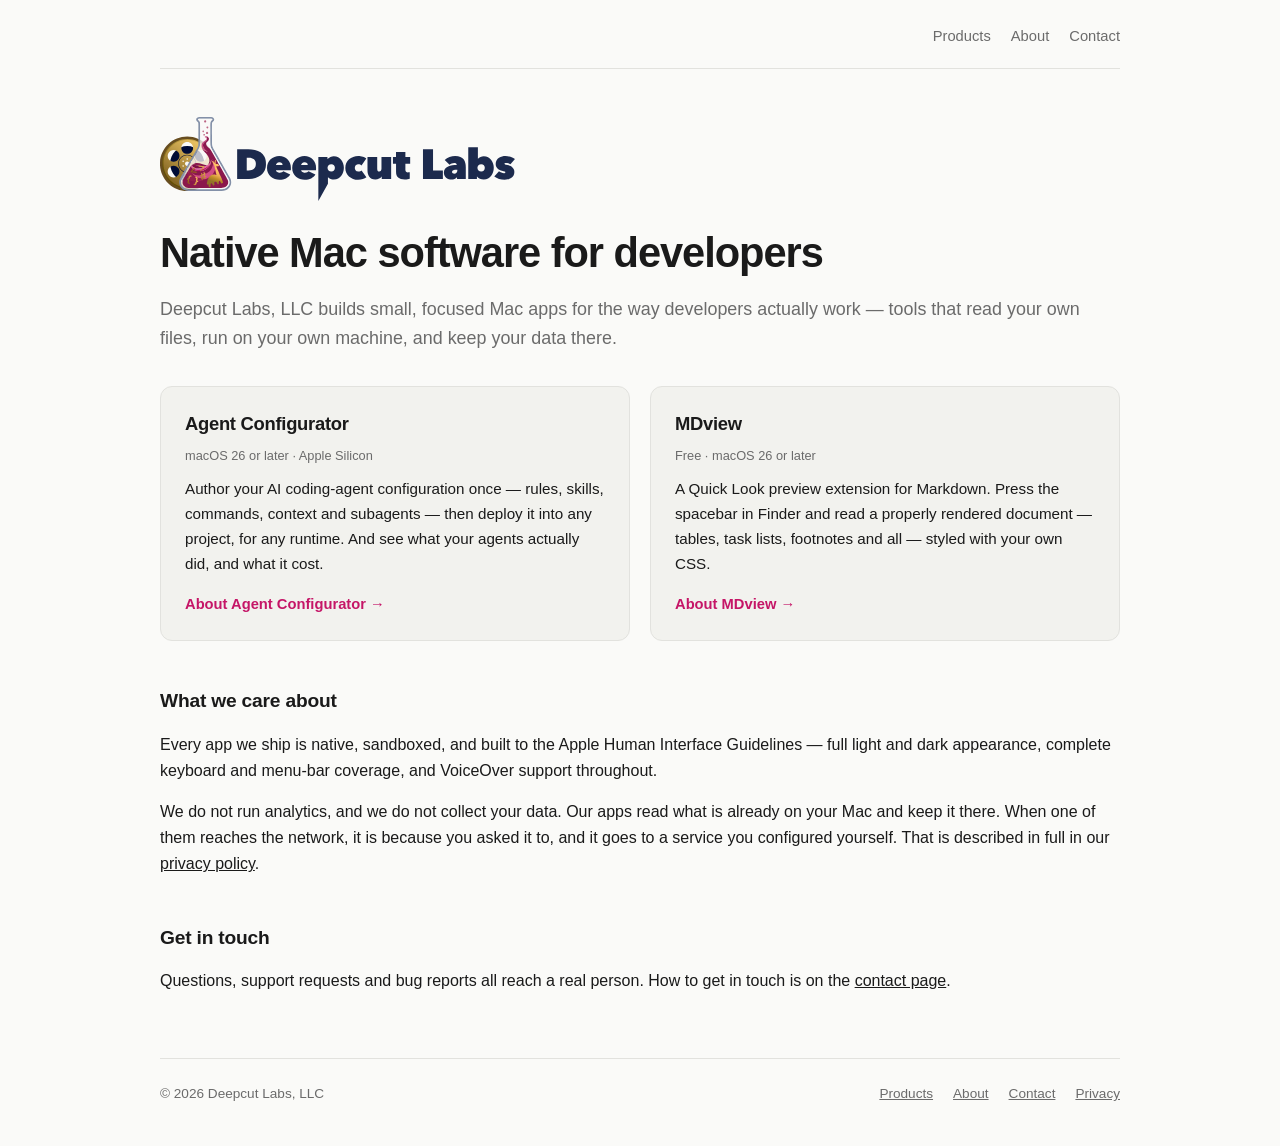
<file: index.html>
<!doctype html>
<html lang="en">
<head>
  <meta charset="utf-8">
  <meta name="viewport" content="width=device-width, initial-scale=1">
  <title>Deepcut Labs — Mac software for developers</title>
  <meta name="description" content="Deepcut Labs, LLC builds native Mac software for developers, including Agent Configurator and MDview.">
  <link rel="stylesheet" href="/assets/site.css">
  <link rel="icon" href="/assets/favicon-32.png" sizes="32x32" type="image/png">
  <link rel="icon" href="/assets/favicon-192.png" sizes="192x192" type="image/png">
  <link rel="apple-touch-icon" href="/assets/apple-touch-icon.png">
</head>
<body>
  <header class="site-header nologo">
    <nav>
      <a href="/products/">Products</a>
      <a href="/about.html">About</a>
      <a href="/contact.html">Contact</a>
    </nav>
  </header>

  <main class="wide">
    <picture>
      <source srcset="/assets/logo-dark.svg" media="(prefers-color-scheme: dark)">
      <img class="hero-logo" src="/assets/logo-light.svg" alt="Deepcut Labs" width="355" height="84">
    </picture>
    <h1>Native Mac software for developers</h1>
    <p class="lede">
      Deepcut Labs, LLC builds small, focused Mac apps for the way developers actually work —
      tools that read your own files, run on your own machine, and keep your data there.
    </p>

    <div class="cards">
      <article class="card">
        <h3>Agent Configurator</h3>
        <p class="status">macOS 26 or later &middot; Apple Silicon</p>
        <p>
          Author your AI coding-agent configuration once — rules, skills, commands, context and
          subagents — then deploy it into any project, for any runtime. And see what your agents
          actually did, and what it cost.
        </p>
        <p class="more"><a href="/products/agent-configurator.html">About Agent Configurator &rarr;</a></p>
      </article>

      <article class="card">
        <h3>MDview</h3>
        <p class="status">Free &middot; macOS 26 or later</p>
        <p>
          A Quick Look preview extension for Markdown. Press the spacebar in Finder and read a
          properly rendered document — tables, task lists, footnotes and all — styled with your
          own CSS.
        </p>
        <p class="more"><a href="/products/mdview.html">About MDview &rarr;</a></p>
      </article>
    </div>

    <h2>What we care about</h2>
    <p>
      Every app we ship is native, sandboxed, and built to the Apple Human Interface Guidelines —
      full light and dark appearance, complete keyboard and menu-bar coverage, and VoiceOver
      support throughout.
    </p>
    <p>
      We do not run analytics, and we do not collect your data. Our apps read what is already on
      your Mac and keep it there. When one of them reaches the network, it is because you asked
      it to, and it goes to a service you configured yourself. That is described in full in our
      <a href="/privacy.html">privacy policy</a>.
    </p>

    <h2>Get in touch</h2>
    <p>
      Questions, support requests and bug reports all reach a real person. How to get in touch
      is on the <a href="/contact.html">contact page</a>.
    </p>
  </main>

  <footer class="site-footer">
    <span>&copy; 2026 Deepcut Labs, LLC</span>
    <nav>
      <a href="/products/">Products</a>
      <a href="/about.html">About</a>
      <a href="/contact.html">Contact</a>
      <a href="/privacy.html">Privacy</a>
    </nav>
  </footer>
</body>
</html>
</file>
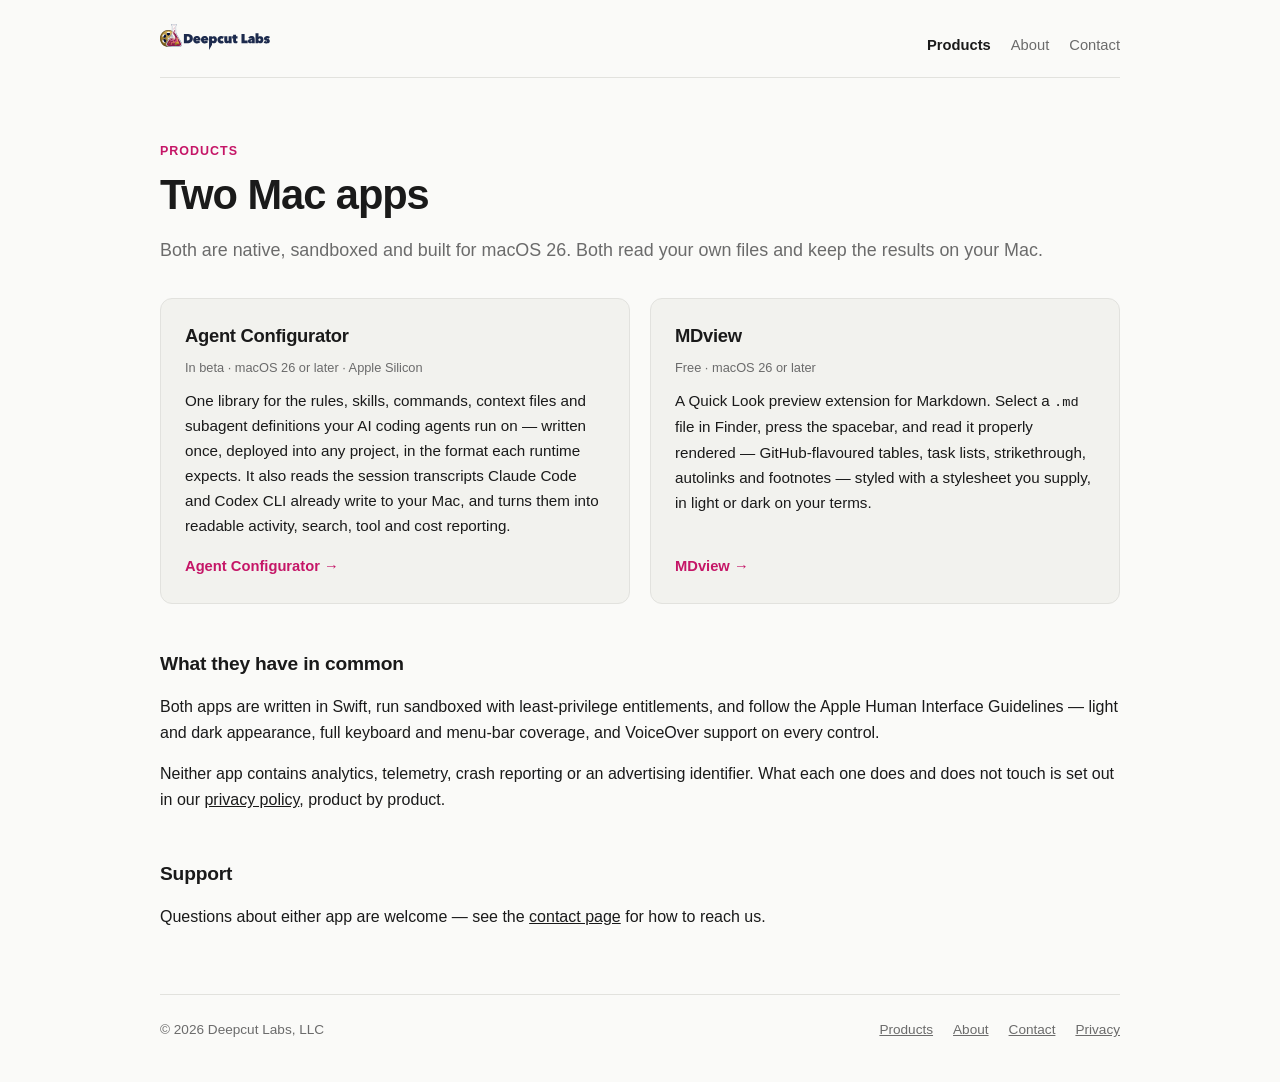
<file: products/index.html>
<!doctype html>
<html lang="en">
<head>
  <meta charset="utf-8">
  <meta name="viewport" content="width=device-width, initial-scale=1">
  <title>Products — Deepcut Labs</title>
  <meta name="description" content="Mac apps from Deepcut Labs, LLC: Agent Configurator and MDview.">
  <link rel="stylesheet" href="/assets/site.css">
  <link rel="icon" href="/assets/favicon-32.png" sizes="32x32" type="image/png">
  <link rel="icon" href="/assets/favicon-192.png" sizes="192x192" type="image/png">
  <link rel="apple-touch-icon" href="/assets/apple-touch-icon.png">
</head>
<body>
  <header class="site-header">
    <a class="wordmark" href="/" aria-label="Deepcut Labs — home">
      <picture>
        <source srcset="/assets/logo-dark.svg" media="(prefers-color-scheme: dark)">
        <img src="/assets/logo-light.svg" alt="Deepcut Labs" width="110" height="26">
      </picture>
    </a>
    <nav>
      <a href="/products/" aria-current="page">Products</a>
      <a href="/about.html">About</a>
      <a href="/contact.html">Contact</a>
    </nav>
  </header>

  <main class="wide">
    <p class="eyebrow">Products</p>
    <h1>Two Mac apps</h1>
    <p class="lede">
      Both are native, sandboxed and built for macOS 26. Both read your own files and keep the
      results on your Mac.
    </p>

    <div class="cards">
      <article class="card">
        <h3>Agent Configurator</h3>
        <p class="status">In beta &middot; macOS 26 or later &middot; Apple Silicon</p>
        <p>
          One library for the rules, skills, commands, context files and subagent definitions your
          AI coding agents run on — written once, deployed into any project, in the format each
          runtime expects. It also reads the session transcripts Claude Code and Codex CLI already
          write to your Mac, and turns them into readable activity, search, tool and cost reporting.
        </p>
        <p class="more"><a href="/products/agent-configurator.html">Agent Configurator &rarr;</a></p>
      </article>

      <article class="card">
        <h3>MDview</h3>
        <p class="status">Free &middot; macOS 26 or later</p>
        <p>
          A Quick Look preview extension for Markdown. Select a <code>.md</code> file in Finder,
          press the spacebar, and read it properly rendered — GitHub-flavoured tables, task lists,
          strikethrough, autolinks and footnotes — styled with a stylesheet you supply, in light or
          dark on your terms.
        </p>
        <p class="more"><a href="/products/mdview.html">MDview &rarr;</a></p>
      </article>
    </div>

    <h2>What they have in common</h2>
    <p>
      Both apps are written in Swift, run sandboxed with least-privilege entitlements, and follow
      the Apple Human Interface Guidelines — light and dark appearance, full keyboard and menu-bar
      coverage, and VoiceOver support on every control.
    </p>
    <p>
      Neither app contains analytics, telemetry, crash reporting or an advertising identifier. What
      each one does and does not touch is set out in our <a href="/privacy.html">privacy policy</a>,
      product by product.
    </p>

    <h2>Support</h2>
    <p>
      Questions about either app are welcome — see the
      <a href="/contact.html">contact page</a> for how to reach us.
    </p>
  </main>

  <footer class="site-footer">
    <span>&copy; 2026 Deepcut Labs, LLC</span>
    <nav>
      <a href="/products/">Products</a>
      <a href="/about.html">About</a>
      <a href="/contact.html">Contact</a>
      <a href="/privacy.html">Privacy</a>
    </nav>
  </footer>
</body>
</html>
</file>
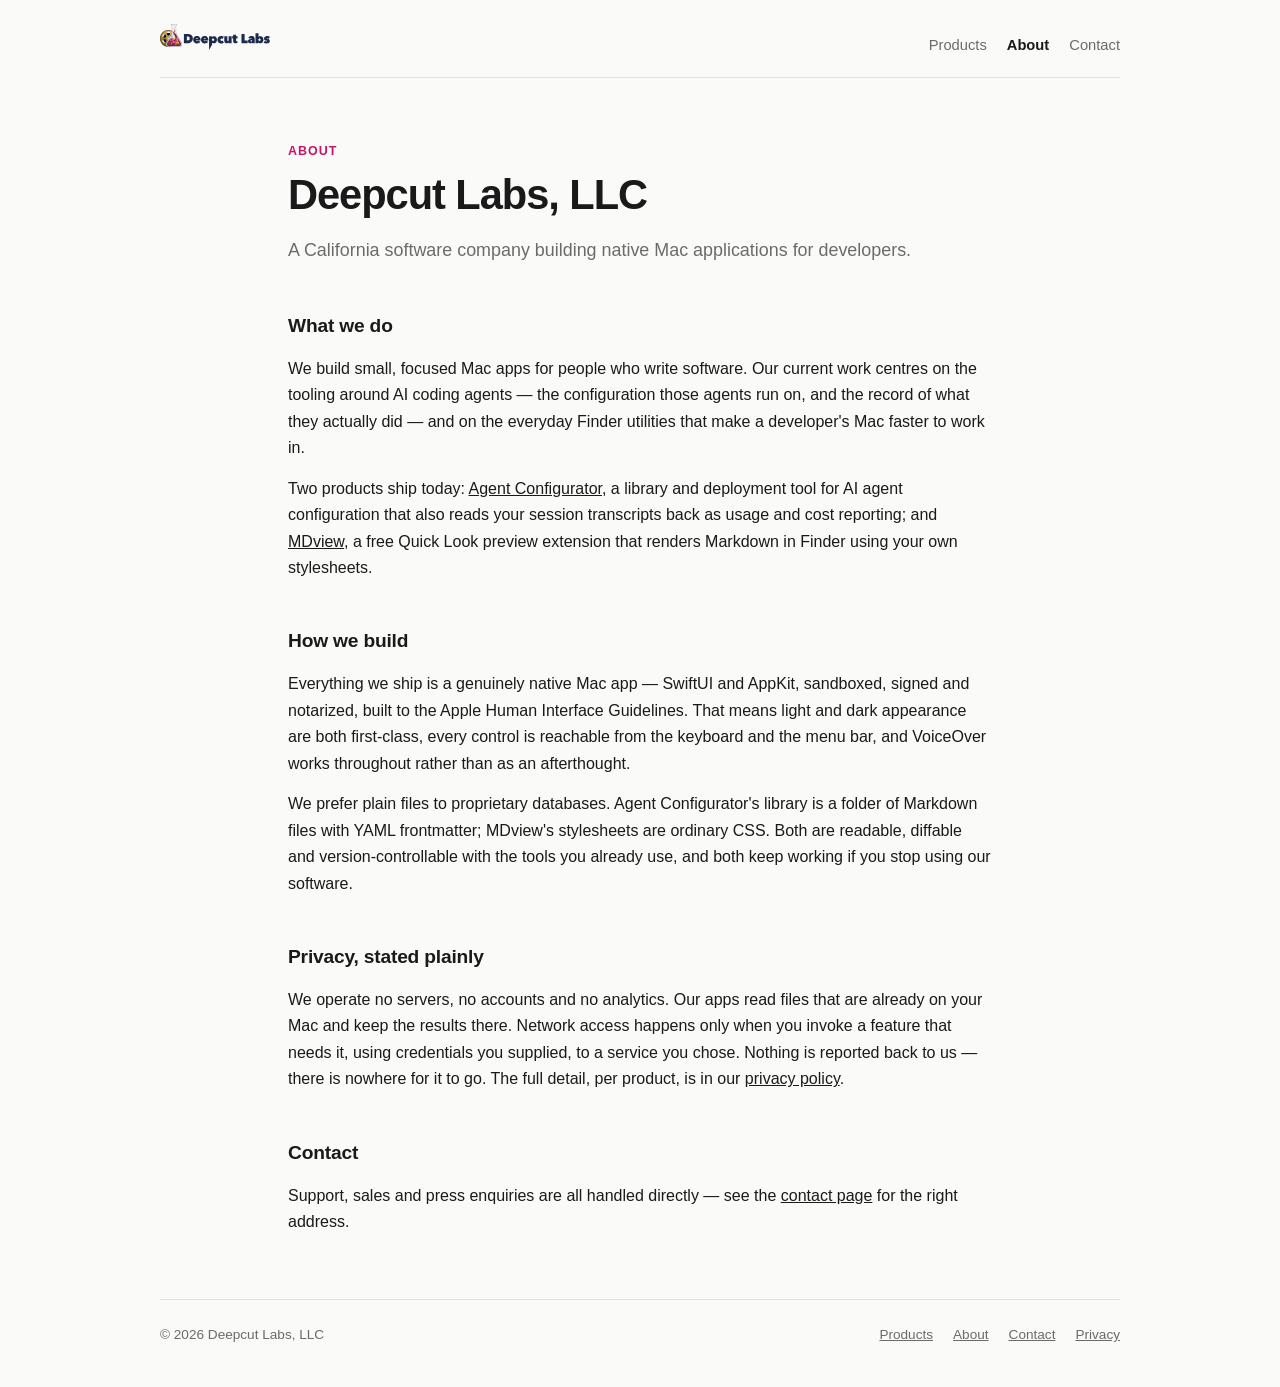
<file: about.html>
<!doctype html>
<html lang="en">
<head>
  <meta charset="utf-8">
  <meta name="viewport" content="width=device-width, initial-scale=1">
  <title>About — Deepcut Labs</title>
  <meta name="description" content="Deepcut Labs, LLC is a California software company building native Mac tools for developers.">
  <link rel="stylesheet" href="/assets/site.css">
  <link rel="icon" href="/assets/favicon-32.png" sizes="32x32" type="image/png">
  <link rel="icon" href="/assets/favicon-192.png" sizes="192x192" type="image/png">
  <link rel="apple-touch-icon" href="/assets/apple-touch-icon.png">
</head>
<body>
  <header class="site-header">
    <a class="wordmark" href="/" aria-label="Deepcut Labs — home">
      <picture>
        <source srcset="/assets/logo-dark.svg" media="(prefers-color-scheme: dark)">
        <img src="/assets/logo-light.svg" alt="Deepcut Labs" width="110" height="26">
      </picture>
    </a>
    <nav>
      <a href="/products/">Products</a>
      <a href="/about.html" aria-current="page">About</a>
      <a href="/contact.html">Contact</a>
    </nav>
  </header>

  <main>
    <p class="eyebrow">About</p>
    <h1>Deepcut Labs, LLC</h1>
    <p class="lede">
      A California software company building native Mac applications for developers.
    </p>

    <h2>What we do</h2>
    <p>
      We build small, focused Mac apps for people who write software. Our current work centres on
      the tooling around AI coding agents — the configuration those agents run on, and the
      record of what they actually did — and on the everyday Finder utilities that make a
      developer's Mac faster to work in.
    </p>
    <p>
      Two products ship today: <a href="/products/agent-configurator.html">Agent Configurator</a>,
      a library and deployment tool for AI agent configuration that also reads your session
      transcripts back as usage and cost reporting; and
      <a href="/products/mdview.html">MDview</a>, a free Quick Look preview extension that renders
      Markdown in Finder using your own stylesheets.
    </p>

    <h2>How we build</h2>
    <p>
      Everything we ship is a genuinely native Mac app — SwiftUI and AppKit, sandboxed, signed and
      notarized, built to the Apple Human Interface Guidelines. That means light and dark
      appearance are both first-class, every control is reachable from the keyboard and the menu
      bar, and VoiceOver works throughout rather than as an afterthought.
    </p>
    <p>
      We prefer plain files to proprietary databases. Agent Configurator's library is a folder of
      Markdown files with YAML frontmatter; MDview's stylesheets are ordinary CSS. Both are
      readable, diffable and version-controllable with the tools you already use, and both keep
      working if you stop using our software.
    </p>

    <h2>Privacy, stated plainly</h2>
    <p>
      We operate no servers, no accounts and no analytics. Our apps read files that are already on
      your Mac and keep the results there. Network access happens only when you invoke a feature
      that needs it, using credentials you supplied, to a service you chose. Nothing is reported
      back to us — there is nowhere for it to go. The full detail, per product, is in our
      <a href="/privacy.html">privacy policy</a>.
    </p>

    <h2>Contact</h2>
    <p>
      Support, sales and press enquiries are all handled directly — see the
      <a href="/contact.html">contact page</a> for the right address.
    </p>
  </main>

  <footer class="site-footer">
    <span>&copy; 2026 Deepcut Labs, LLC</span>
    <nav>
      <a href="/products/">Products</a>
      <a href="/about.html">About</a>
      <a href="/contact.html">Contact</a>
      <a href="/privacy.html">Privacy</a>
    </nav>
  </footer>
</body>
</html>
</file>
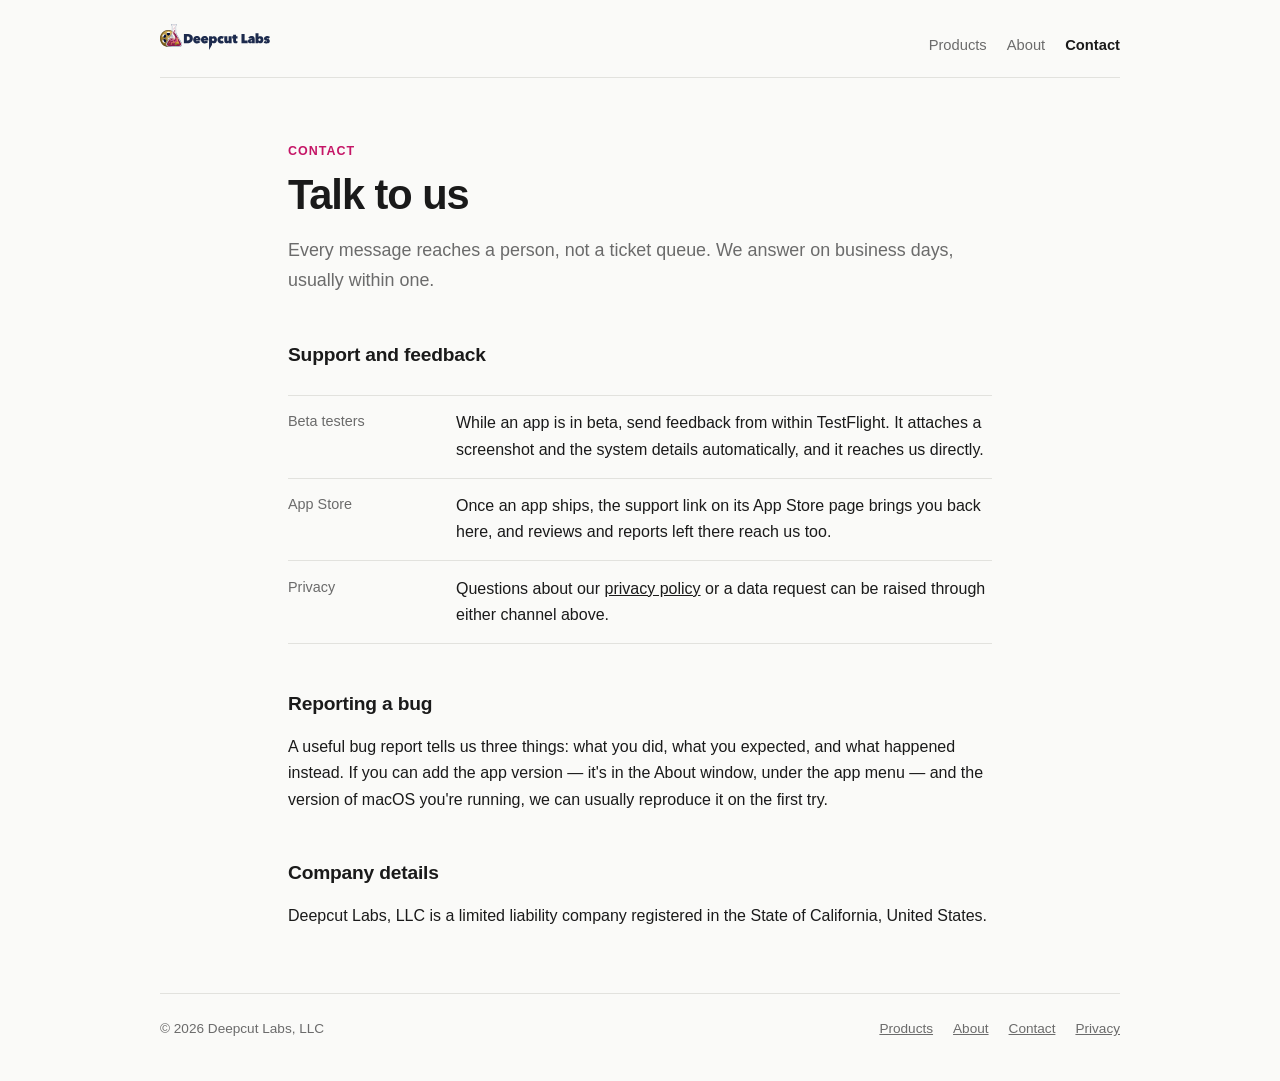
<file: contact.html>
<!doctype html>
<html lang="en">
<head>
  <meta charset="utf-8">
  <meta name="viewport" content="width=device-width, initial-scale=1">
  <title>Contact — Deepcut Labs</title>
  <meta name="description" content="Contact Deepcut Labs, LLC — support, feedback, and privacy questions.">
  <link rel="stylesheet" href="/assets/site.css">
  <link rel="icon" href="/assets/favicon-32.png" sizes="32x32" type="image/png">
  <link rel="icon" href="/assets/favicon-192.png" sizes="192x192" type="image/png">
  <link rel="apple-touch-icon" href="/assets/apple-touch-icon.png">
</head>
<body>
  <header class="site-header">
    <a class="wordmark" href="/" aria-label="Deepcut Labs — home">
      <picture>
        <source srcset="/assets/logo-dark.svg" media="(prefers-color-scheme: dark)">
        <img src="/assets/logo-light.svg" alt="Deepcut Labs" width="110" height="26">
      </picture>
    </a>
    <nav>
      <a href="/products/">Products</a>
      <a href="/about.html">About</a>
      <a href="/contact.html" aria-current="page">Contact</a>
    </nav>
  </header>

  <main>
    <p class="eyebrow">Contact</p>
    <h1>Talk to us</h1>
    <p class="lede">
      Every message reaches a person, not a ticket queue. We answer on business days, usually
      within one.
    </p>

    <h2>Support and feedback</h2>
    <dl class="rows">
      <div class="row">
        <dt>Beta testers</dt>
        <dd>
          While an app is in beta, send feedback from within TestFlight. It attaches a screenshot
          and the system details automatically, and it reaches us directly.
        </dd>
      </div>
      <div class="row">
        <dt>App Store</dt>
        <dd>
          Once an app ships, the support link on its App Store page brings you back here, and
          reviews and reports left there reach us too.
        </dd>
      </div>
      <div class="row">
        <dt>Privacy</dt>
        <dd>
          Questions about our <a href="/privacy.html">privacy policy</a> or a data request can
          be raised through either channel above.
        </dd>
      </div>
    </dl>

    <h2>Reporting a bug</h2>
    <p>
      A useful bug report tells us three things: what you did, what you expected, and what
      happened instead. If you can add the app version — it's in the About window, under the app
      menu — and the version of macOS you're running, we can usually reproduce it on the first
      try.
    </p>

    <h2>Company details</h2>
    <p>
      Deepcut Labs, LLC is a limited liability company registered in the State of California,
      United States.
    </p>
  </main>

  <footer class="site-footer">
    <span>&copy; 2026 Deepcut Labs, LLC</span>
    <nav>
      <a href="/products/">Products</a>
      <a href="/about.html">About</a>
      <a href="/contact.html">Contact</a>
      <a href="/privacy.html">Privacy</a>
    </nav>
  </footer>
</body>
</html>
</file>
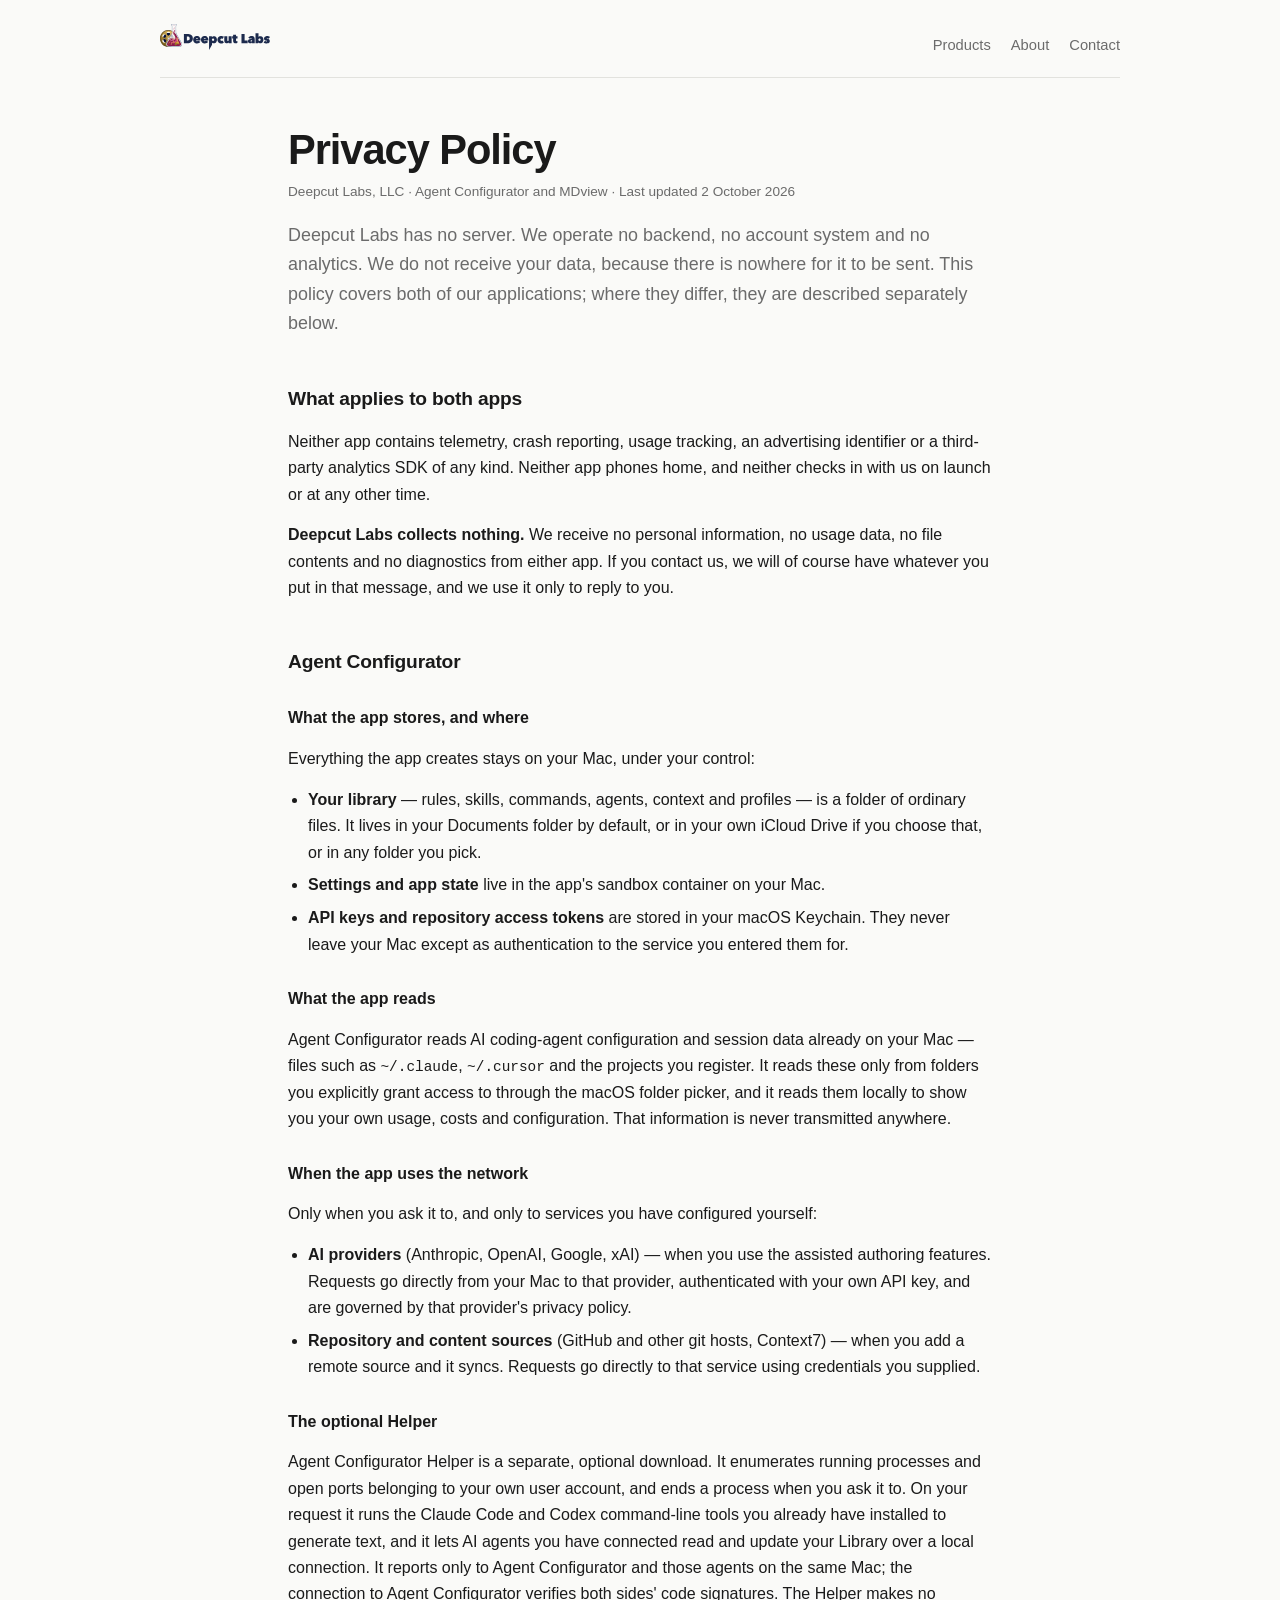
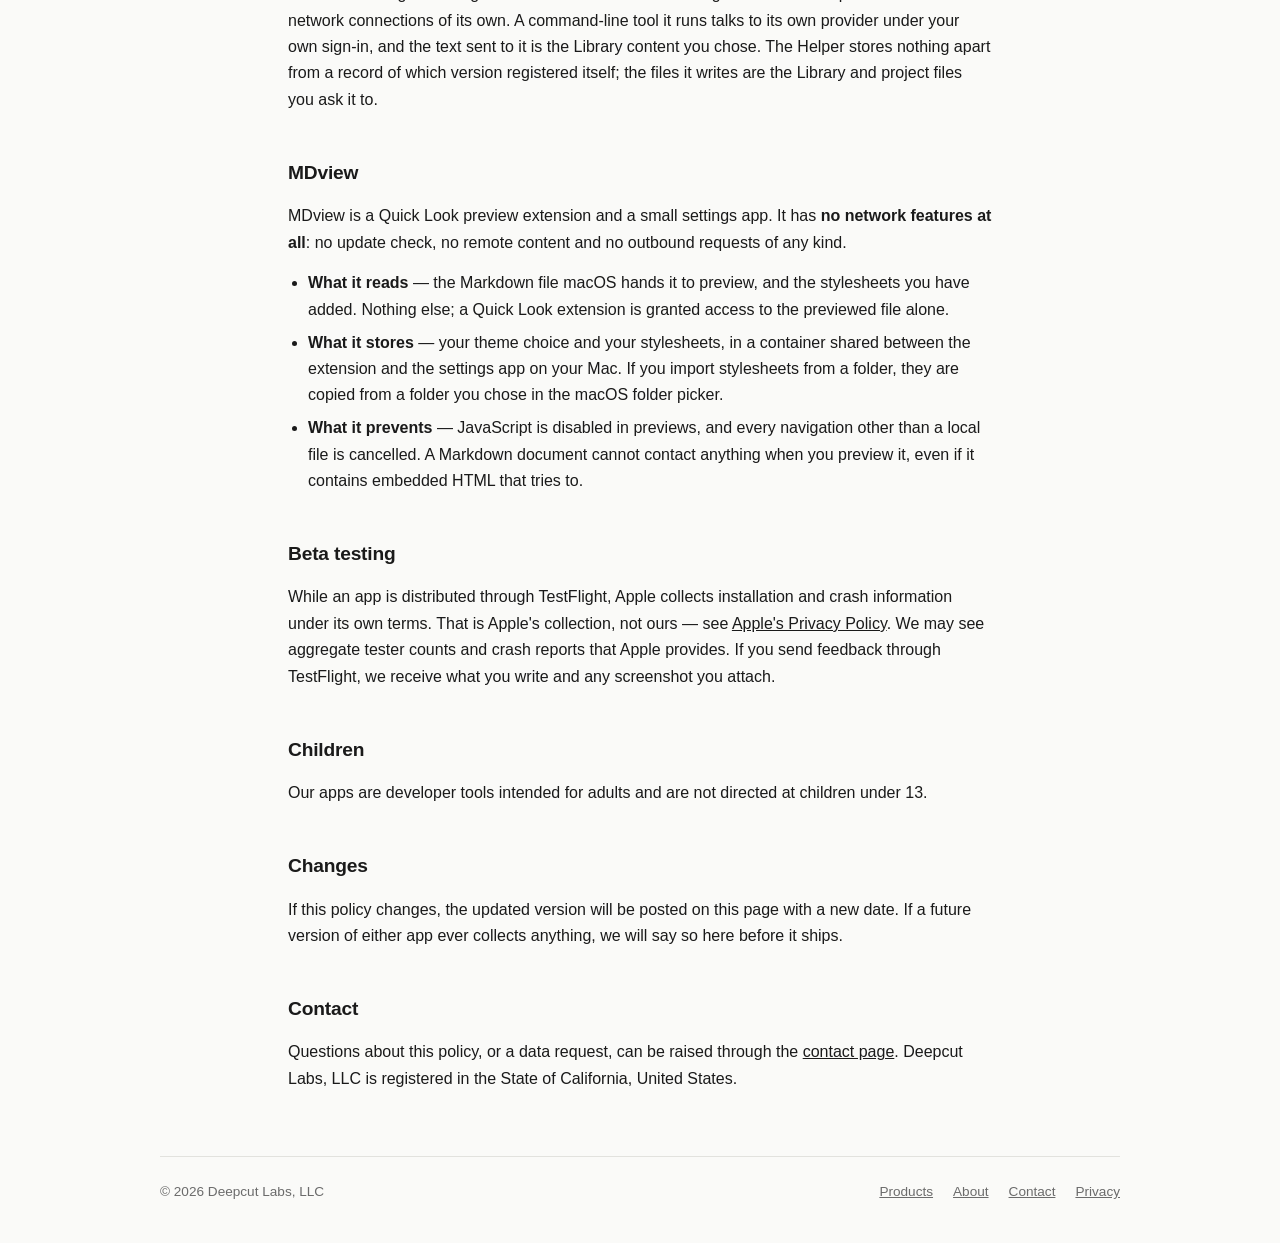
<file: privacy.html>
<!doctype html>
<html lang="en">
<head>
  <meta charset="utf-8">
  <meta name="viewport" content="width=device-width, initial-scale=1">
  <title>Privacy Policy — Deepcut Labs</title>
  <meta name="description" content="Privacy policy for Agent Configurator and MDview by Deepcut Labs, LLC.">
  <link rel="stylesheet" href="/assets/site.css">
  <link rel="icon" href="/assets/favicon-32.png" sizes="32x32" type="image/png">
  <link rel="icon" href="/assets/favicon-192.png" sizes="192x192" type="image/png">
  <link rel="apple-touch-icon" href="/assets/apple-touch-icon.png">
</head>
<body>
  <header class="site-header">
    <a class="wordmark" href="/" aria-label="Deepcut Labs — home">
      <picture>
        <source srcset="/assets/logo-dark.svg" media="(prefers-color-scheme: dark)">
        <img src="/assets/logo-light.svg" alt="Deepcut Labs" width="110" height="26">
      </picture>
    </a>
    <nav>
      <a href="/products/">Products</a>
      <a href="/about.html">About</a>
      <a href="/contact.html">Contact</a>
    </nav>
  </header>

  <main>
    <h1>Privacy Policy</h1>
    <p class="updated">Deepcut Labs, LLC &middot; Agent Configurator and MDview &middot; Last updated 2 October 2026</p>

    <p class="lede">
      Deepcut Labs has no server. We operate no backend, no account system and no analytics. We do
      not receive your data, because there is nowhere for it to be sent. This policy covers both of
      our applications; where they differ, they are described separately below.
    </p>

    <h2>What applies to both apps</h2>
    <p>
      Neither app contains telemetry, crash reporting, usage tracking, an advertising identifier or
      a third-party analytics SDK of any kind. Neither app phones home, and neither checks in with
      us on launch or at any other time.
    </p>
    <p>
      <strong>Deepcut Labs collects nothing.</strong> We receive no personal information, no usage
      data, no file contents and no diagnostics from either app. If you contact us, we will of
      course have whatever you put in that message, and we use it only to reply to you.
    </p>

    <h2>Agent Configurator</h2>

    <h3>What the app stores, and where</h3>
    <p>Everything the app creates stays on your Mac, under your control:</p>
    <ul>
      <li><strong>Your library</strong> — rules, skills, commands, agents, context and profiles — is
        a folder of ordinary files. It lives in your Documents folder by default, or in your own
        iCloud Drive if you choose that, or in any folder you pick.</li>
      <li><strong>Settings and app state</strong> live in the app's sandbox container on your Mac.</li>
      <li><strong>API keys and repository access tokens</strong> are stored in your macOS Keychain.
        They never leave your Mac except as authentication to the service you entered them for.</li>
    </ul>

    <h3>What the app reads</h3>
    <p>
      Agent Configurator reads AI coding-agent configuration and session data already on your Mac —
      files such as <code>~/.claude</code>, <code>~/.cursor</code> and the projects you register. It
      reads these only from folders you explicitly grant access to through the macOS folder picker,
      and it reads them locally to show you your own usage, costs and configuration. That
      information is never transmitted anywhere.
    </p>

    <h3>When the app uses the network</h3>
    <p>Only when you ask it to, and only to services you have configured yourself:</p>
    <ul>
      <li><strong>AI providers</strong> (Anthropic, OpenAI, Google, xAI) — when you use the assisted
        authoring features. Requests go directly from your Mac to that provider, authenticated with
        your own API key, and are governed by that provider's privacy policy.</li>
      <li><strong>Repository and content sources</strong> (GitHub and other git hosts, Context7) —
        when you add a remote source and it syncs. Requests go directly to that service using
        credentials you supplied.</li>
    </ul>

    <h3>The optional Helper</h3>
    <p>
      Agent Configurator Helper is a separate, optional download. It enumerates running processes
      and open ports belonging to your own user account, and ends a process when you ask it to. On
      your request it runs the Claude Code and Codex command-line tools you already have installed
      to generate text, and it lets AI agents you have connected read and update your Library over
      a local connection. It reports only to Agent Configurator and those agents on the same Mac;
      the connection to Agent Configurator verifies both sides' code signatures. The Helper makes
      no network connections of its own. A command-line tool it runs talks to its own provider
      under your own sign-in, and the text sent to it is the Library content you chose. The Helper
      stores nothing apart from a record of which version registered itself; the files it writes
      are the Library and project files you ask it to.
    </p>

    <h2>MDview</h2>
    <p>
      MDview is a Quick Look preview extension and a small settings app. It has
      <strong>no network features at all</strong>: no update check, no remote content and no
      outbound requests of any kind.
    </p>
    <ul>
      <li><strong>What it reads</strong> — the Markdown file macOS hands it to preview, and the
        stylesheets you have added. Nothing else; a Quick Look extension is granted access to the
        previewed file alone.</li>
      <li><strong>What it stores</strong> — your theme choice and your stylesheets, in a container
        shared between the extension and the settings app on your Mac. If you import stylesheets
        from a folder, they are copied from a folder you chose in the macOS folder picker.</li>
      <li><strong>What it prevents</strong> — JavaScript is disabled in previews, and every
        navigation other than a local file is cancelled. A Markdown document cannot contact anything
        when you preview it, even if it contains embedded HTML that tries to.</li>
    </ul>

    <h2>Beta testing</h2>
    <p>
      While an app is distributed through TestFlight, Apple collects installation and crash
      information under its own terms. That is Apple's collection, not ours — see
      <a href="https://www.apple.com/legal/privacy/">Apple's Privacy Policy</a>. We may see aggregate
      tester counts and crash reports that Apple provides. If you send feedback through TestFlight,
      we receive what you write and any screenshot you attach.
    </p>

    <h2>Children</h2>
    <p>
      Our apps are developer tools intended for adults and are not directed at children under 13.
    </p>

    <h2>Changes</h2>
    <p>
      If this policy changes, the updated version will be posted on this page with a new date. If a
      future version of either app ever collects anything, we will say so here before it ships.
    </p>

    <h2>Contact</h2>
    <p>
      Questions about this policy, or a data request, can be raised through the
      <a href="/contact.html">contact page</a>. Deepcut Labs, LLC is registered in the State of
      California, United States.
    </p>
  </main>

  <footer class="site-footer">
    <span>&copy; 2026 Deepcut Labs, LLC</span>
    <nav>
      <a href="/products/">Products</a>
      <a href="/about.html">About</a>
      <a href="/contact.html">Contact</a>
      <a href="/privacy.html">Privacy</a>
    </nav>
  </footer>
</body>
</html>
</file>
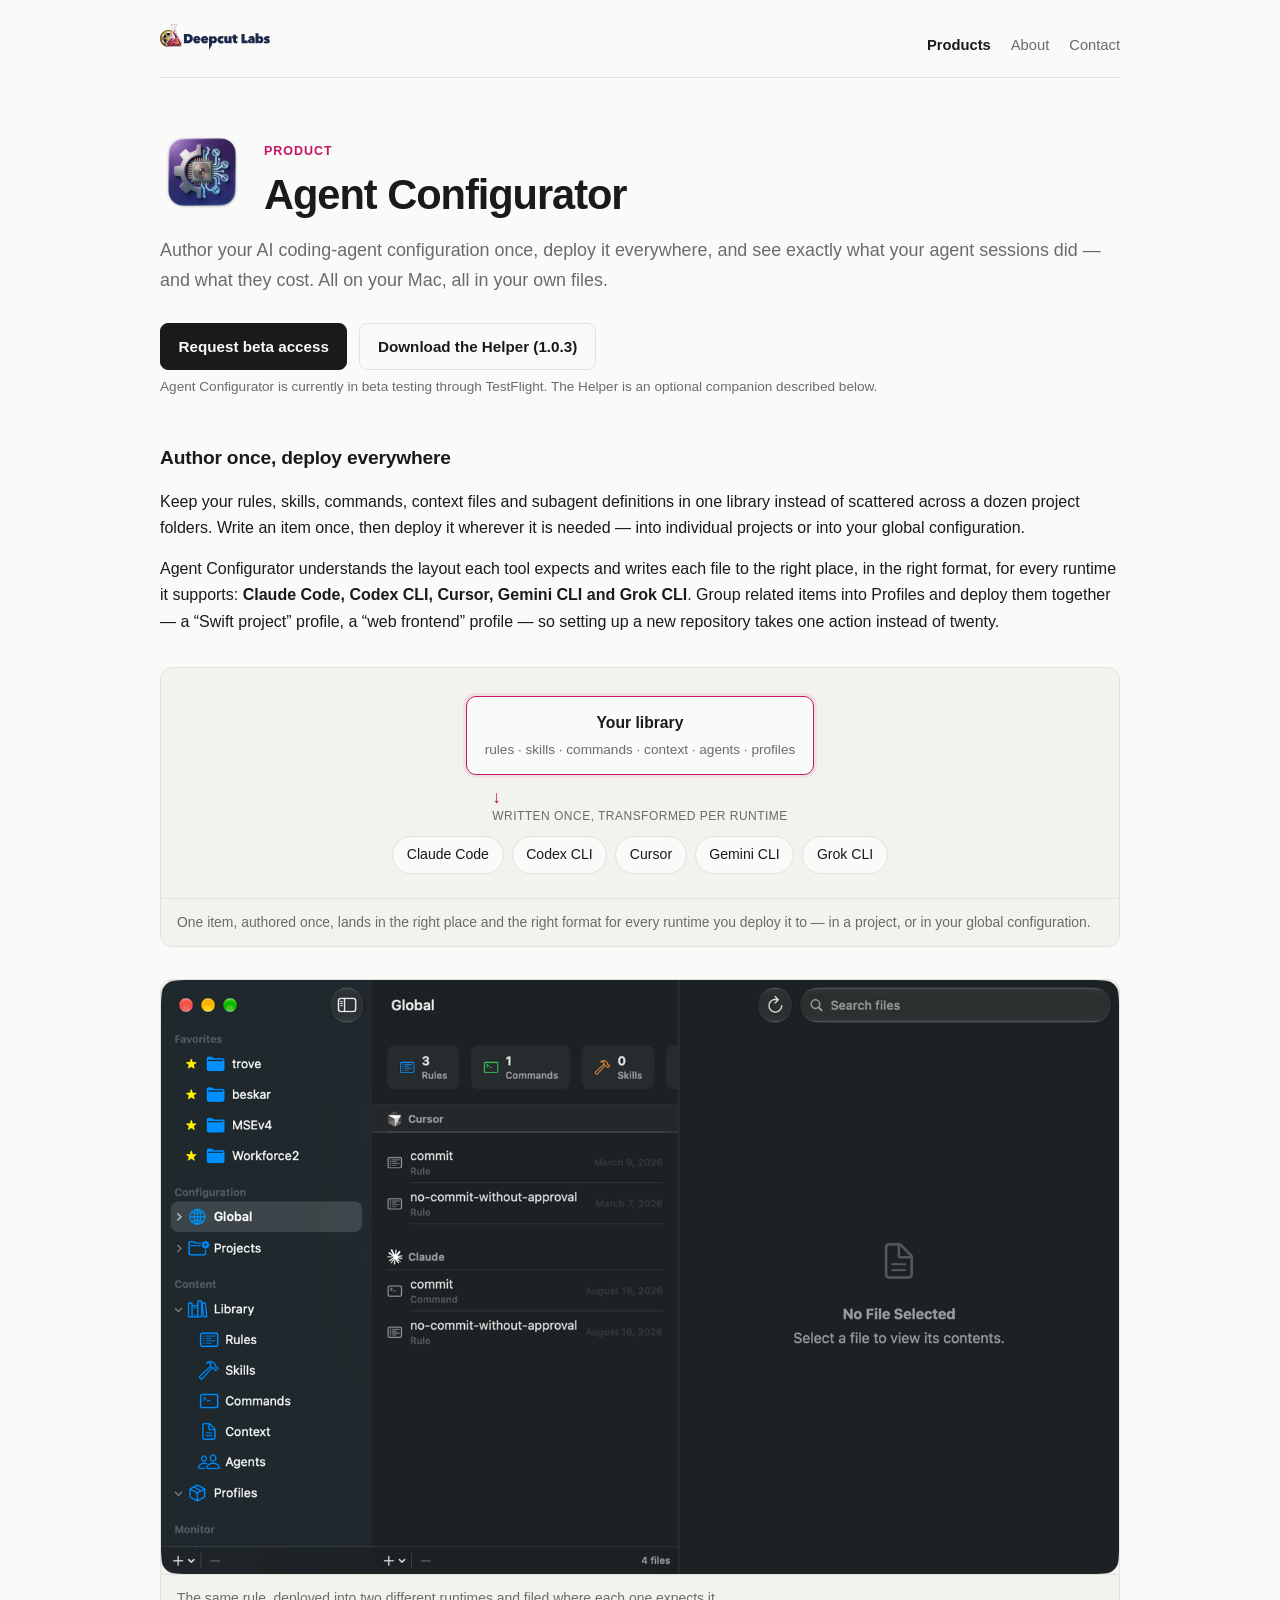
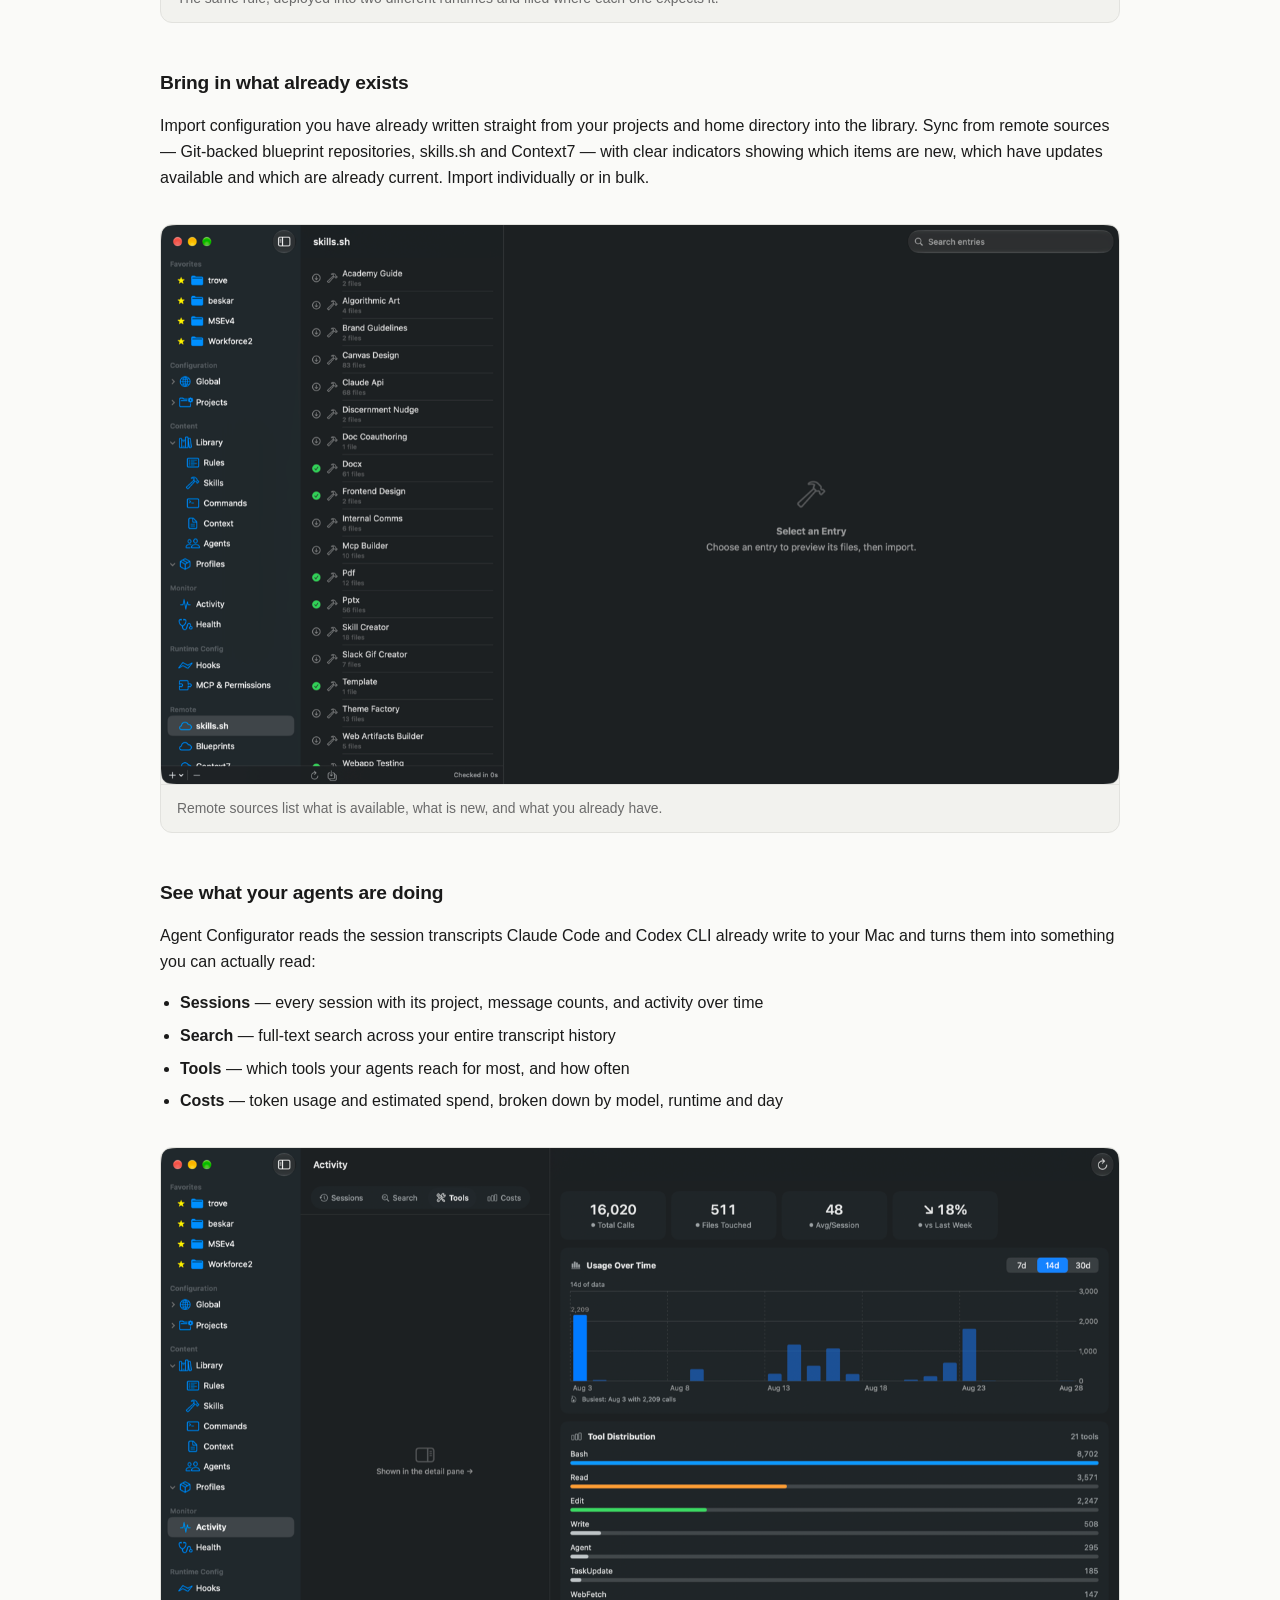
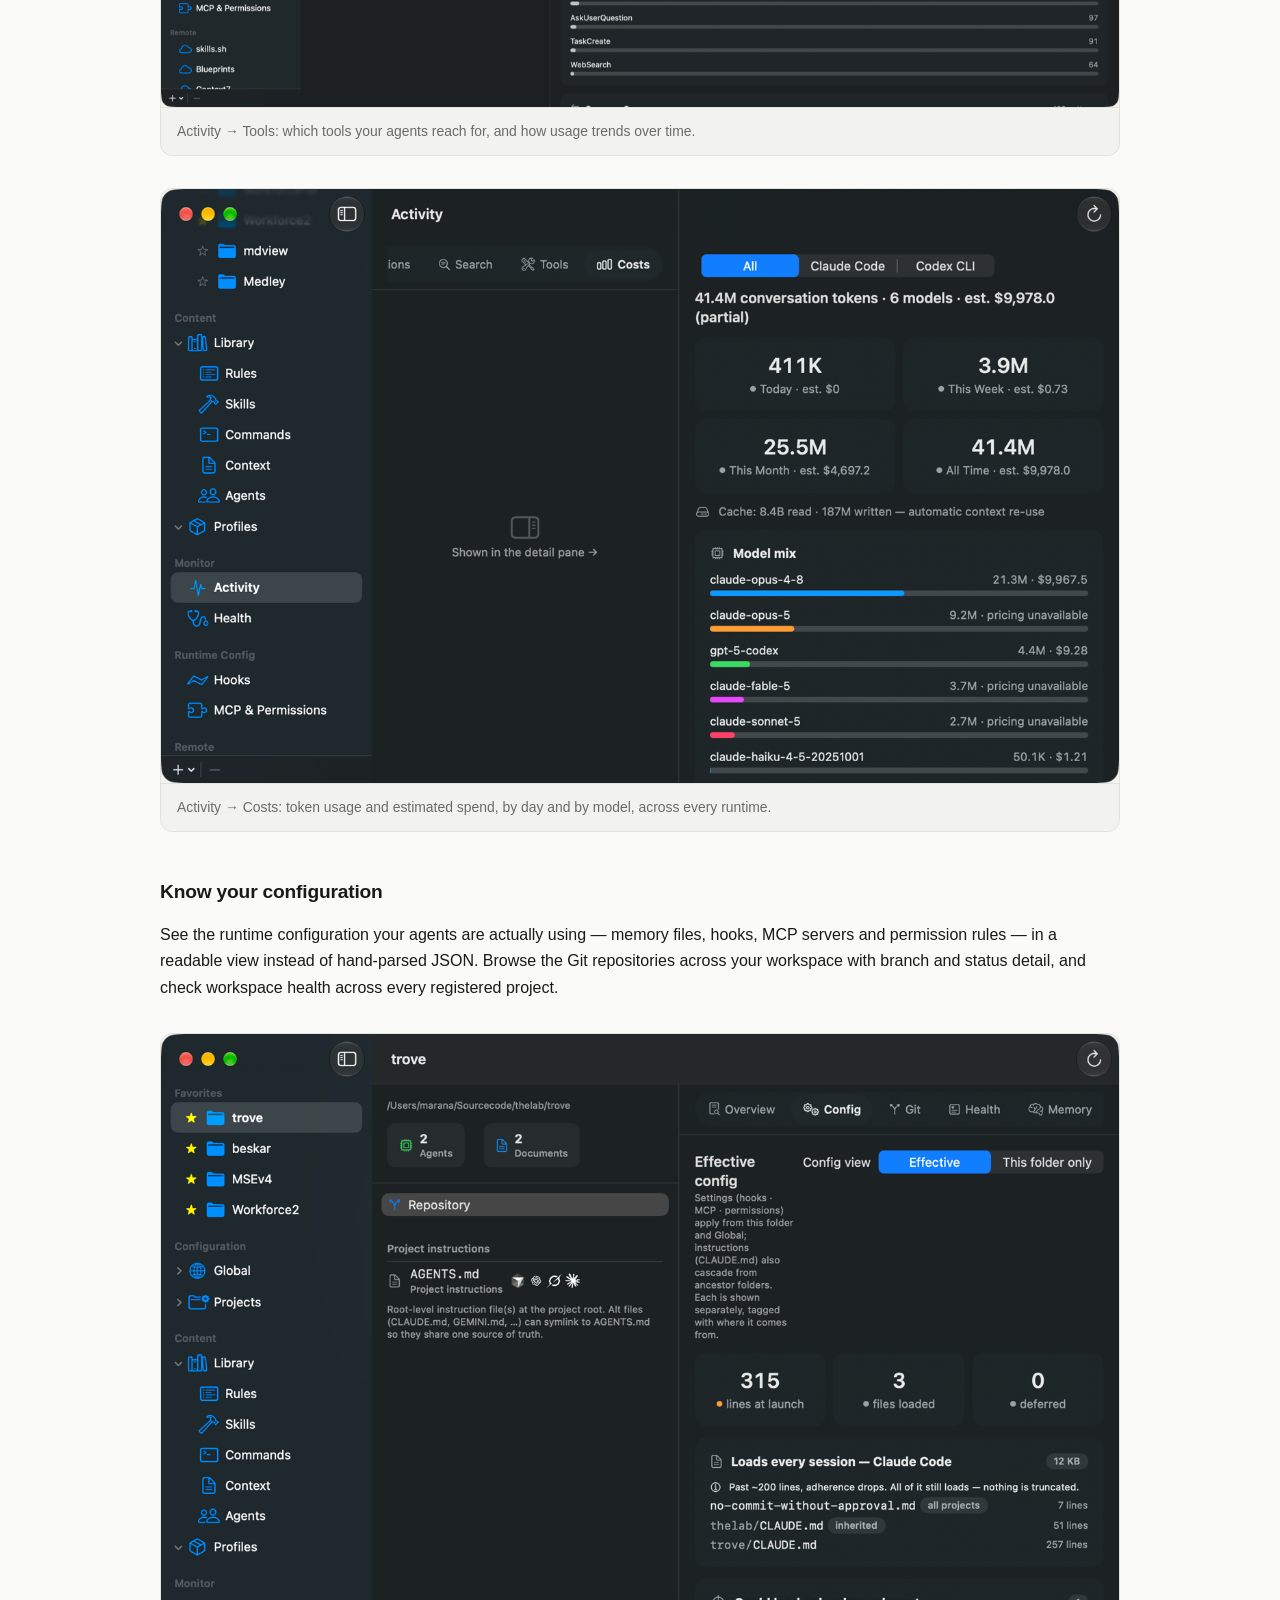
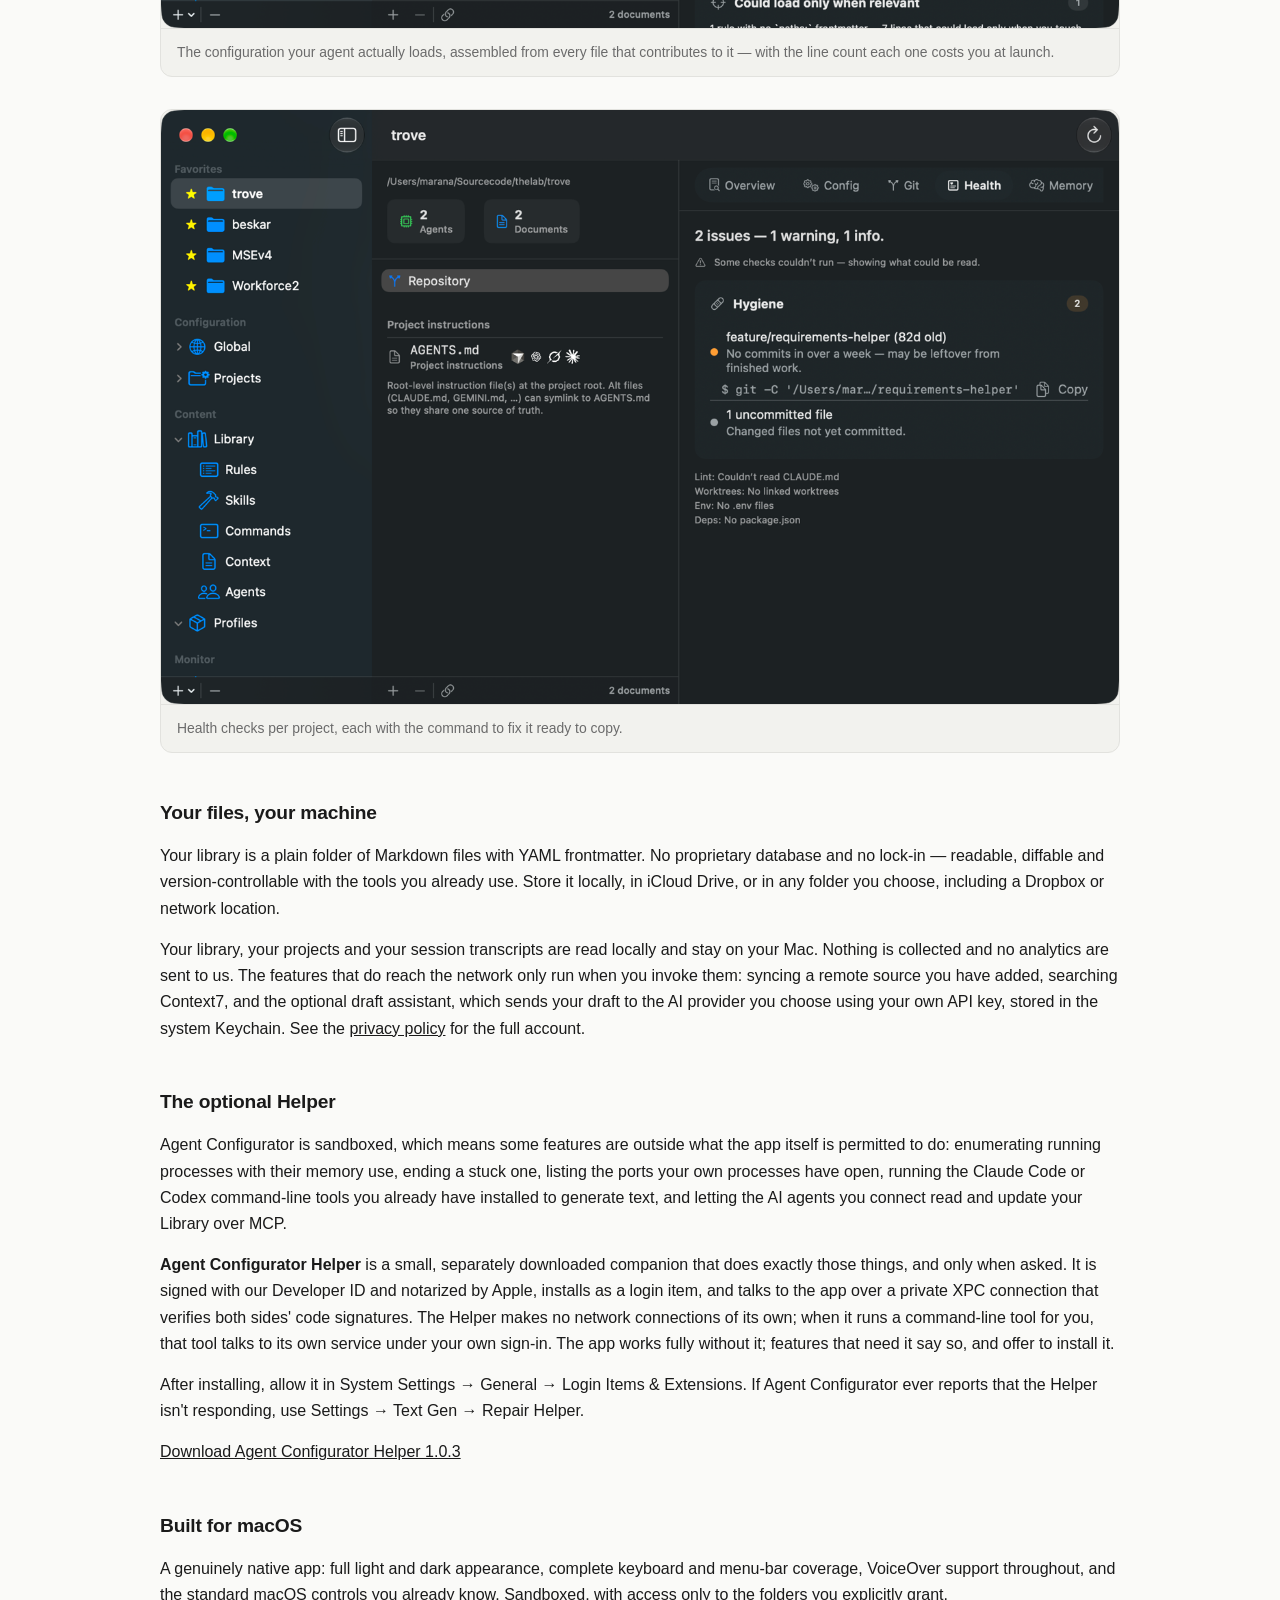
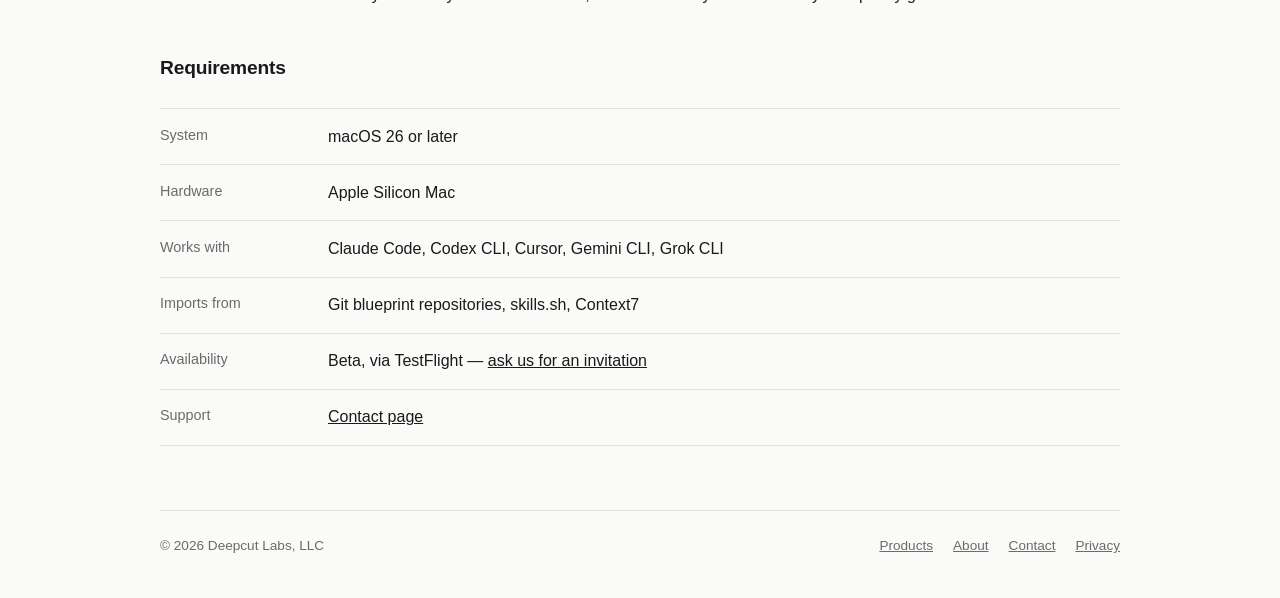
<file: products/agent-configurator.html>
<!doctype html>
<html lang="en">
<head>
  <meta charset="utf-8">
  <meta name="viewport" content="width=device-width, initial-scale=1">
  <title>Agent Configurator — Deepcut Labs</title>
  <meta name="description" content="Agent Configurator is a native Mac app for authoring and deploying AI coding-agent configuration, and for seeing what your agents did and what it cost.">
  <link rel="stylesheet" href="/assets/site.css">
  <link rel="icon" href="/assets/favicon-32.png" sizes="32x32" type="image/png">
  <link rel="icon" href="/assets/favicon-192.png" sizes="192x192" type="image/png">
  <link rel="apple-touch-icon" href="/assets/apple-touch-icon.png">
</head>
<body>
  <header class="site-header">
    <a class="wordmark" href="/" aria-label="Deepcut Labs — home">
      <picture>
        <source srcset="/assets/logo-dark.svg" media="(prefers-color-scheme: dark)">
        <img src="/assets/logo-light.svg" alt="Deepcut Labs" width="110" height="26">
      </picture>
    </a>
    <nav>
      <a href="/products/" aria-current="page">Products</a>
      <a href="/about.html">About</a>
      <a href="/contact.html">Contact</a>
    </nav>
  </header>

  <main class="wide">
    <div class="product-head">
      <img class="appicon" src="/assets/img/icon-agent-configurator.png"
           width="84" height="84" alt="The Agent Configurator app icon">
      <div class="titles">
        <p class="eyebrow">Product</p>
        <h1>Agent Configurator</h1>
      </div>
    </div>
    <p class="lede">
      Author your AI coding-agent configuration once, deploy it everywhere, and see exactly what
      your agent sessions did — and what they cost. All on your Mac, all in your own files.
    </p>

    <div class="actions">
      <a class="btn" href="/contact.html">Request beta access</a>
      <a class="btn secondary" href="/downloads/AgentConfiguratorHelper-1.0.3.zip">Download the Helper (1.0.3)</a>
    </div>
    <p class="updated">
      Agent Configurator is currently in beta testing through TestFlight. The Helper is an optional
      companion described below.
    </p>

    <h2>Author once, deploy everywhere</h2>
    <p>
      Keep your rules, skills, commands, context files and subagent definitions in one library
      instead of scattered across a dozen project folders. Write an item once, then deploy it
      wherever it is needed — into individual projects or into your global configuration.
    </p>
    <p>
      Agent Configurator understands the layout each tool expects and writes each file to the right
      place, in the right format, for every runtime it supports: <strong>Claude Code, Codex CLI,
      Cursor, Gemini CLI and Grok CLI</strong>. Group related items into Profiles and deploy them
      together — a &ldquo;Swift project&rdquo; profile, a &ldquo;web frontend&rdquo; profile — so
      setting up a new repository takes one action instead of twenty.
    </p>

    <figure class="diagram">
      <div class="dg-flow">
        <div class="dg-node accent">
          <strong>Your library</strong>
          <span>rules &middot; skills &middot; commands &middot; context &middot; agents &middot; profiles</span>
        </div>
        <div class="dg-arrow" aria-hidden="true">&darr;<small>WRITTEN ONCE, TRANSFORMED PER RUNTIME</small></div>
        <ul class="dg-targets">
          <li>Claude Code</li>
          <li>Codex CLI</li>
          <li>Cursor</li>
          <li>Gemini CLI</li>
          <li>Grok CLI</li>
        </ul>
      </div>
      <figcaption>
        One item, authored once, lands in the right place and the right format for every runtime
        you deploy it to &mdash; in a project, or in your global configuration.
      </figcaption>
    </figure>

    <figure>
      <img src="/assets/img/ac-global-config.png" width="1400" height="868" loading="lazy"
           alt="The Global configuration screen listing the same two items — a commit rule and a no-commit-without-approval rule — filed separately under Cursor and under Claude, each with its own date.">
      <figcaption>The same rule, deployed into two different runtimes and filed where each one expects it.</figcaption>
    </figure>

    <h2>Bring in what already exists</h2>
    <p>
      Import configuration you have already written straight from your projects and home directory
      into the library. Sync from remote sources — Git-backed blueprint repositories, skills.sh and
      Context7 — with clear indicators showing which items are new, which have updates available and
      which are already current. Import individually or in bulk.
    </p>

    <figure>
      <img src="/assets/img/ac-remote-sources.png" width="1400" height="817" loading="lazy"
           alt="The Agent Configurator window showing a remote source, skills.sh, with a list of available skill entries and their file counts. Each entry shows whether it is already imported or available to download.">
      <figcaption>Remote sources list what is available, what is new, and what you already have.</figcaption>
    </figure>

    <h2>See what your agents are doing</h2>
    <p>
      Agent Configurator reads the session transcripts Claude Code and Codex CLI already write to
      your Mac and turns them into something you can actually read:
    </p>
    <ul>
      <li><strong>Sessions</strong> — every session with its project, message counts, and activity over time</li>
      <li><strong>Search</strong> — full-text search across your entire transcript history</li>
      <li><strong>Tools</strong> — which tools your agents reach for most, and how often</li>
      <li><strong>Costs</strong> — token usage and estimated spend, broken down by model, runtime and day</li>
    </ul>

    <figure>
      <img src="/assets/img/ac-activity-tools.png" width="1400" height="817" loading="lazy"
           alt="The Activity screen's Tools tab, showing total tool calls, files touched, average calls per session, a bar chart of usage over fourteen days, and a ranked distribution of which tools were used most.">
      <figcaption>Activity &rarr; Tools: which tools your agents reach for, and how usage trends over time.</figcaption>
    </figure>

    <figure>
      <img src="/assets/img/ac-costs.png" width="1400" height="868" loading="lazy"
           alt="The Costs tab showing conversation tokens and estimated spend for today, this week, this month and all time, a cache read and write summary, and a model mix bar chart broken down by model.">
      <figcaption>Activity &rarr; Costs: token usage and estimated spend, by day and by model, across every runtime.</figcaption>
    </figure>

    <h2>Know your configuration</h2>
    <p>
      See the runtime configuration your agents are actually using — memory files, hooks, MCP
      servers and permission rules — in a readable view instead of hand-parsed JSON. Browse the Git
      repositories across your workspace with branch and status detail, and check workspace health
      across every registered project.
    </p>

    <figure>
      <img src="/assets/img/ac-effective-config.png" width="1400" height="868" loading="lazy"
           alt="A project's effective configuration, showing 315 lines loaded at launch across 3 files, and a list of the instruction files that load every session with each one's line count and where it was inherited from.">
      <figcaption>
        The configuration your agent actually loads, assembled from every file that contributes to
        it &mdash; with the line count each one costs you at launch.
      </figcaption>
    </figure>

    <figure>
      <img src="/assets/img/ac-project-health.png" width="1400" height="868" loading="lazy"
           alt="A project's Health tab reporting two issues — a stale feature branch 82 days old with a ready-to-copy git command to delete it, and one uncommitted file — alongside lint, worktree, environment and dependency checks.">
      <figcaption>Health checks per project, each with the command to fix it ready to copy.</figcaption>
    </figure>

    <h2>Your files, your machine</h2>
    <p>
      Your library is a plain folder of Markdown files with YAML frontmatter. No proprietary
      database and no lock-in — readable, diffable and version-controllable with the tools you
      already use. Store it locally, in iCloud Drive, or in any folder you choose, including a
      Dropbox or network location.
    </p>
    <p>
      Your library, your projects and your session transcripts are read locally and stay on your
      Mac. Nothing is collected and no analytics are sent to us. The features that do reach the
      network only run when you invoke them: syncing a remote source you have added, searching
      Context7, and the optional draft assistant, which sends your draft to the AI provider you
      choose using your own API key, stored in the system Keychain. See the
      <a href="/privacy.html">privacy policy</a> for the full account.
    </p>

    <h2>The optional Helper</h2>
    <p>
      Agent Configurator is sandboxed, which means some features are outside what the app itself
      is permitted to do: enumerating running processes with their memory use, ending a stuck one,
      listing the ports your own processes have open, running the Claude Code or Codex
      command-line tools you already have installed to generate text, and letting the AI agents you
      connect read and update your Library over MCP.
    </p>
    <p>
      <strong>Agent Configurator Helper</strong> is a small, separately downloaded companion that
      does exactly those things, and only when asked. It is signed with our Developer ID and
      notarized by Apple, installs as a login item, and talks to the app over a private XPC
      connection that verifies both sides' code signatures. The Helper makes no network connections
      of its own; when it runs a command-line tool for you, that tool talks to its own service
      under your own sign-in. The app works fully without it; features that need it say so, and
      offer to install it.
    </p>
    <p>
      After installing, allow it in System Settings → General → Login Items &amp; Extensions. If
      Agent Configurator ever reports that the Helper isn't responding, use Settings → Text Gen →
      Repair Helper.
    </p>
    <p>
      <a href="/downloads/AgentConfiguratorHelper-1.0.3.zip">Download Agent Configurator Helper 1.0.3</a>
    </p>

    <h2>Built for macOS</h2>
    <p>
      A genuinely native app: full light and dark appearance, complete keyboard and menu-bar
      coverage, VoiceOver support throughout, and the standard macOS controls you already know.
      Sandboxed, with access only to the folders you explicitly grant.
    </p>

    <h2>Requirements</h2>
    <dl class="rows">
      <div class="row">
        <dt>System</dt>
        <dd>macOS 26 or later</dd>
      </div>
      <div class="row">
        <dt>Hardware</dt>
        <dd>Apple Silicon Mac</dd>
      </div>
      <div class="row">
        <dt>Works with</dt>
        <dd>Claude Code, Codex CLI, Cursor, Gemini CLI, Grok CLI</dd>
      </div>
      <div class="row">
        <dt>Imports from</dt>
        <dd>Git blueprint repositories, skills.sh, Context7</dd>
      </div>
      <div class="row">
        <dt>Availability</dt>
        <dd>Beta, via TestFlight — <a href="/contact.html">ask us for an invitation</a></dd>
      </div>
      <div class="row">
        <dt>Support</dt>
        <dd><a href="/contact.html">Contact page</a></dd>
      </div>
    </dl>
  </main>

  <footer class="site-footer">
    <span>&copy; 2026 Deepcut Labs, LLC</span>
    <nav>
      <a href="/products/">Products</a>
      <a href="/about.html">About</a>
      <a href="/contact.html">Contact</a>
      <a href="/privacy.html">Privacy</a>
    </nav>
  </footer>
</body>
</html>
</file>
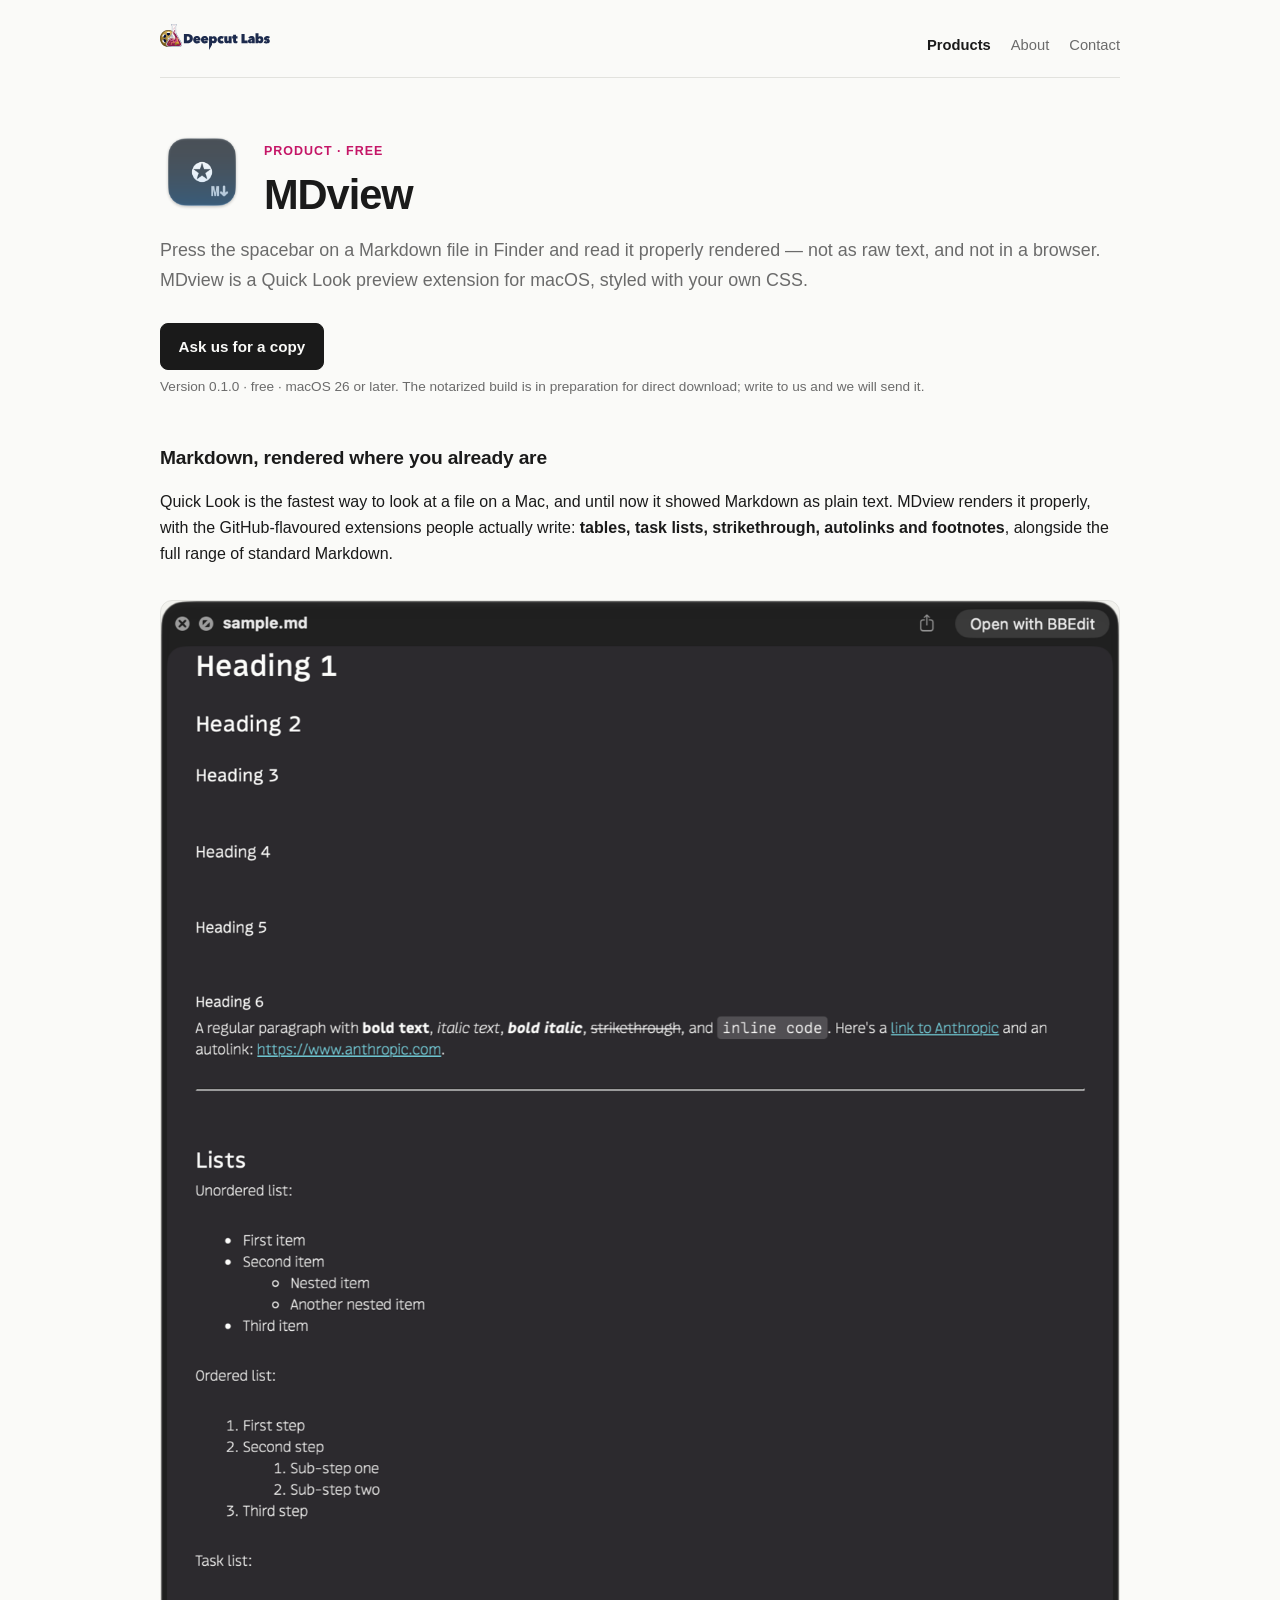
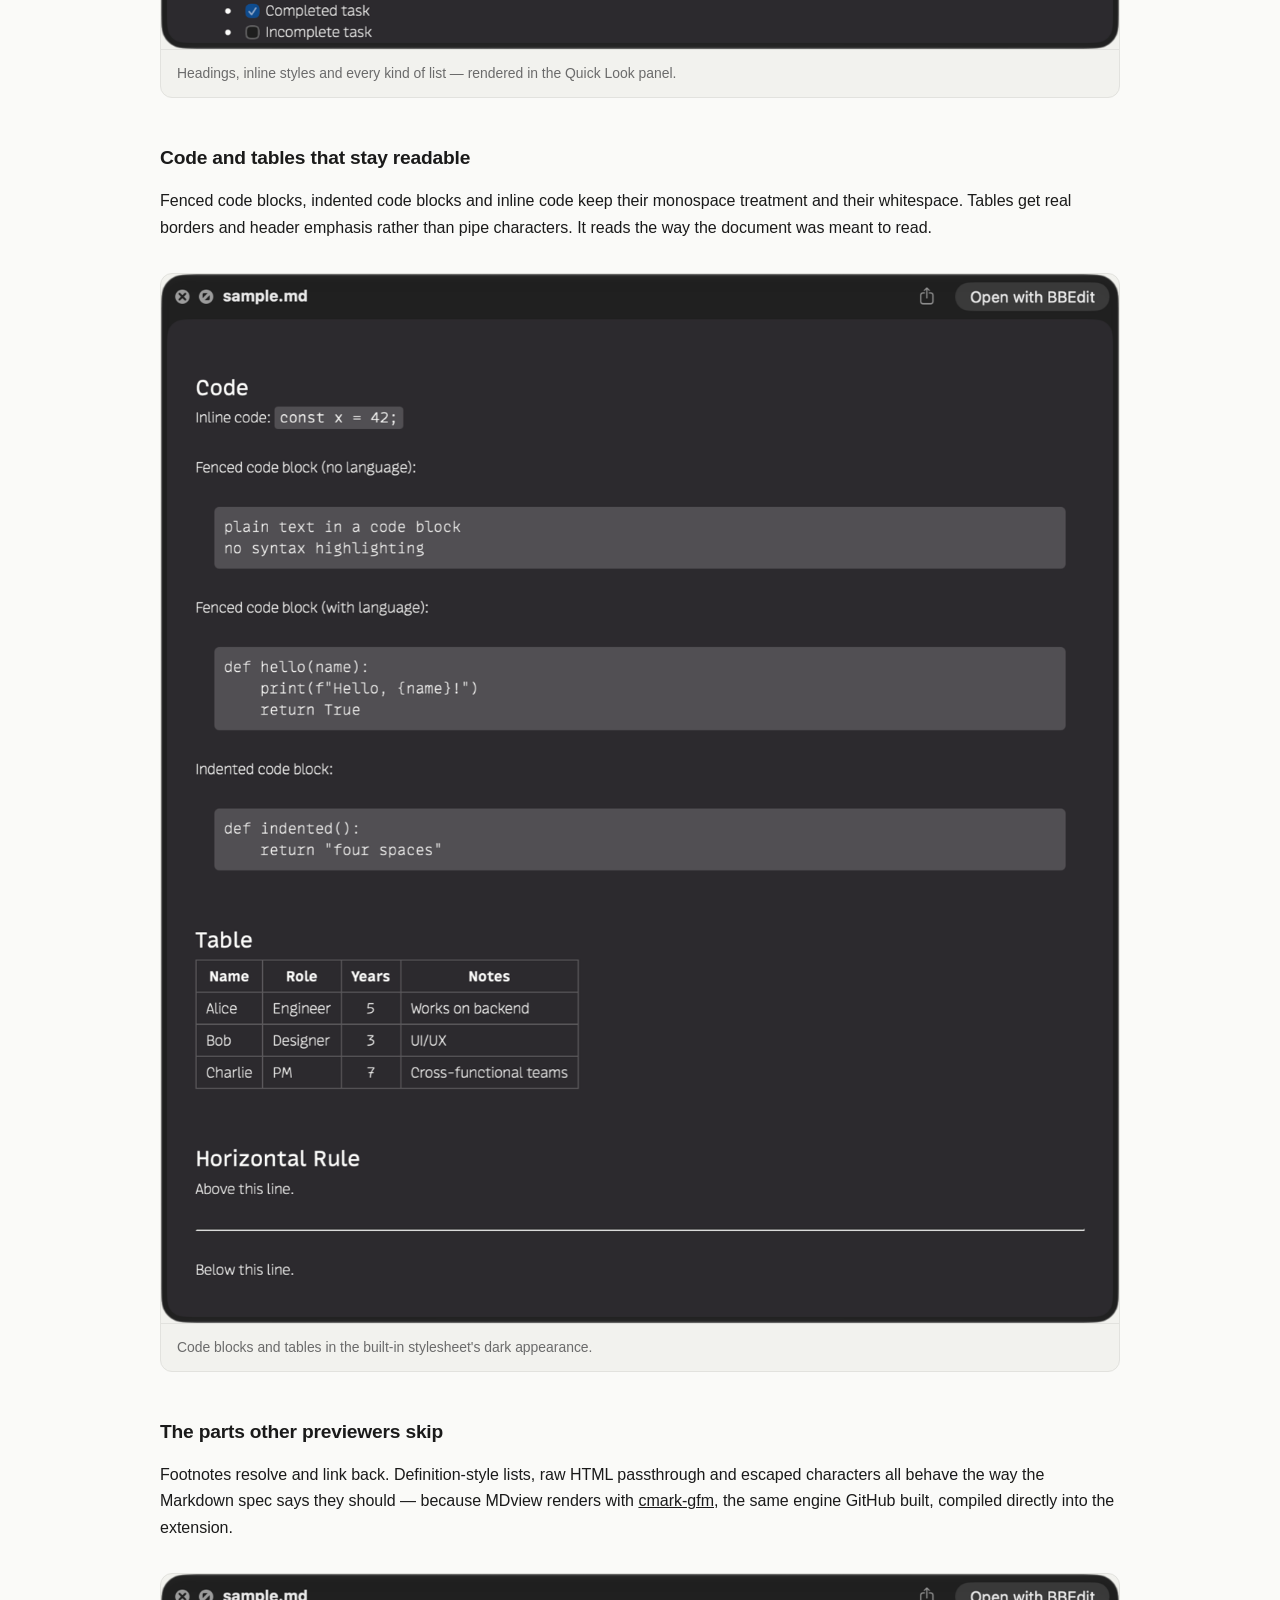
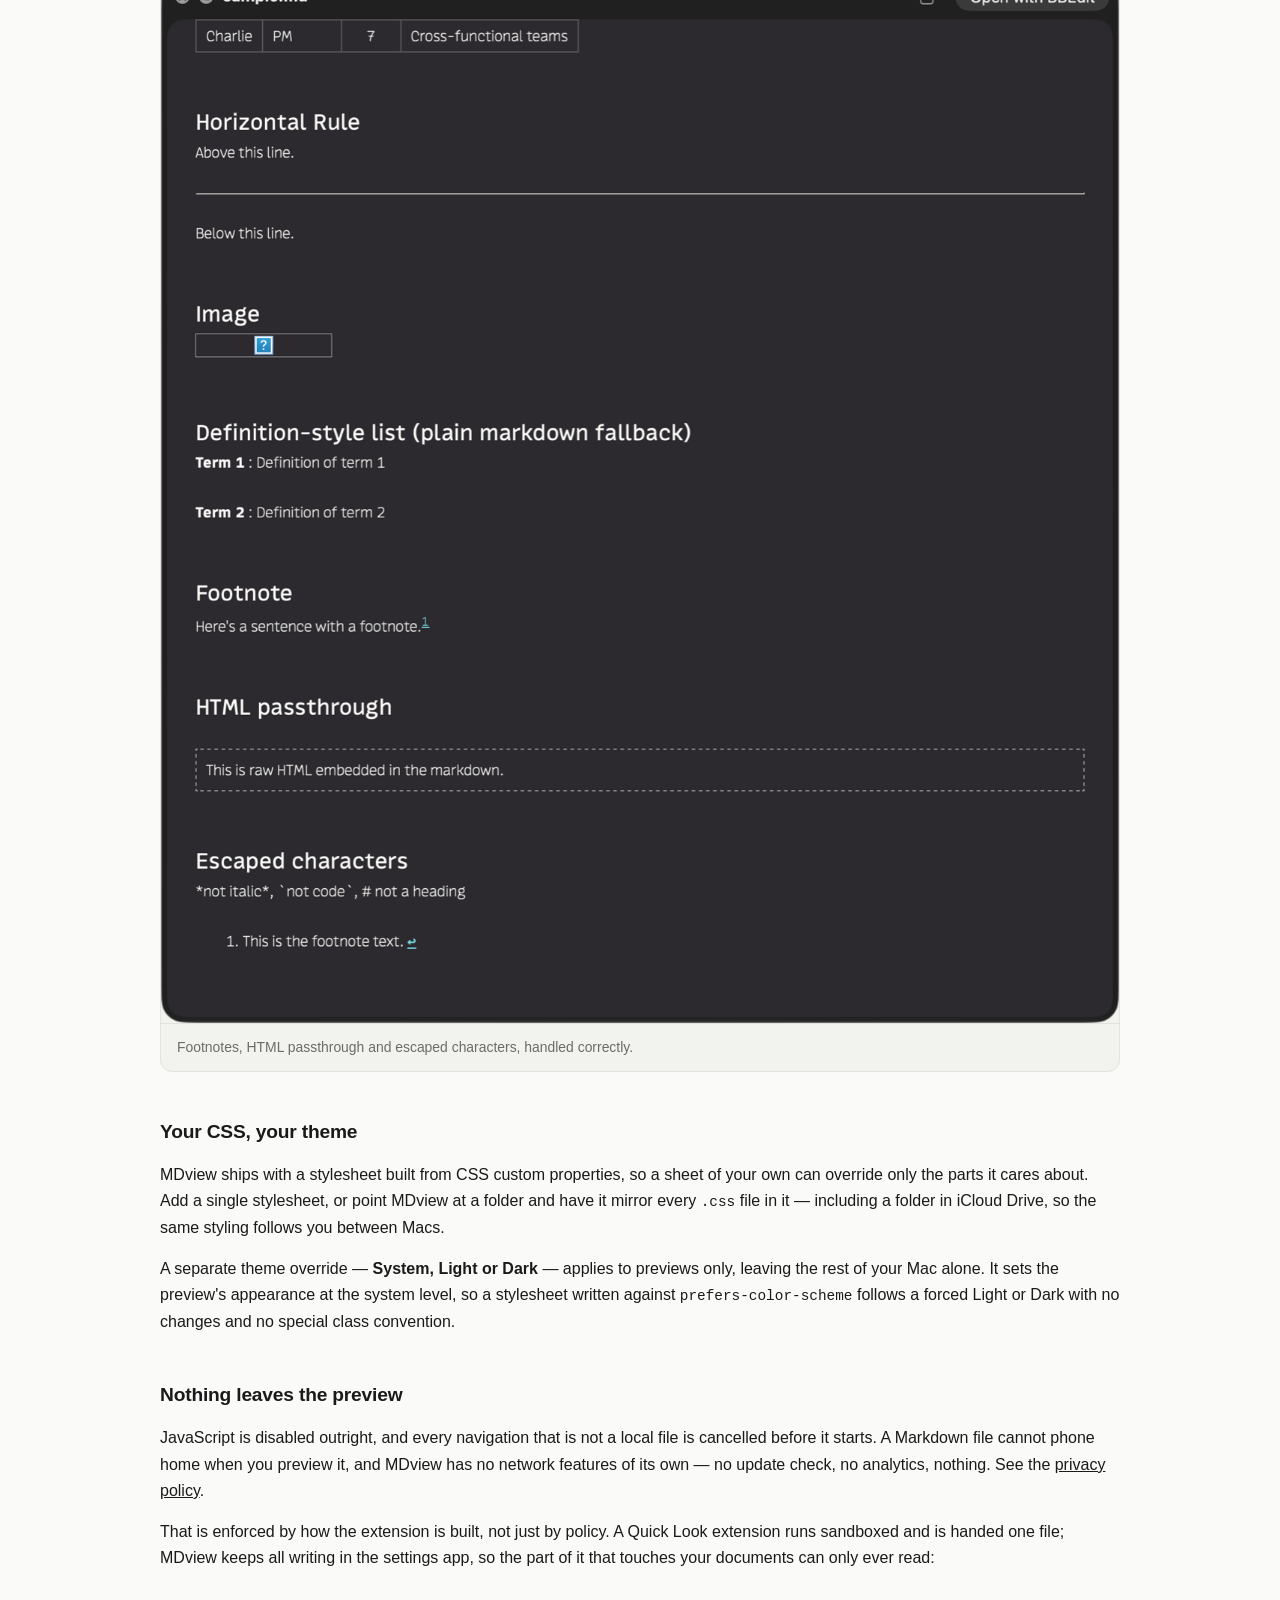
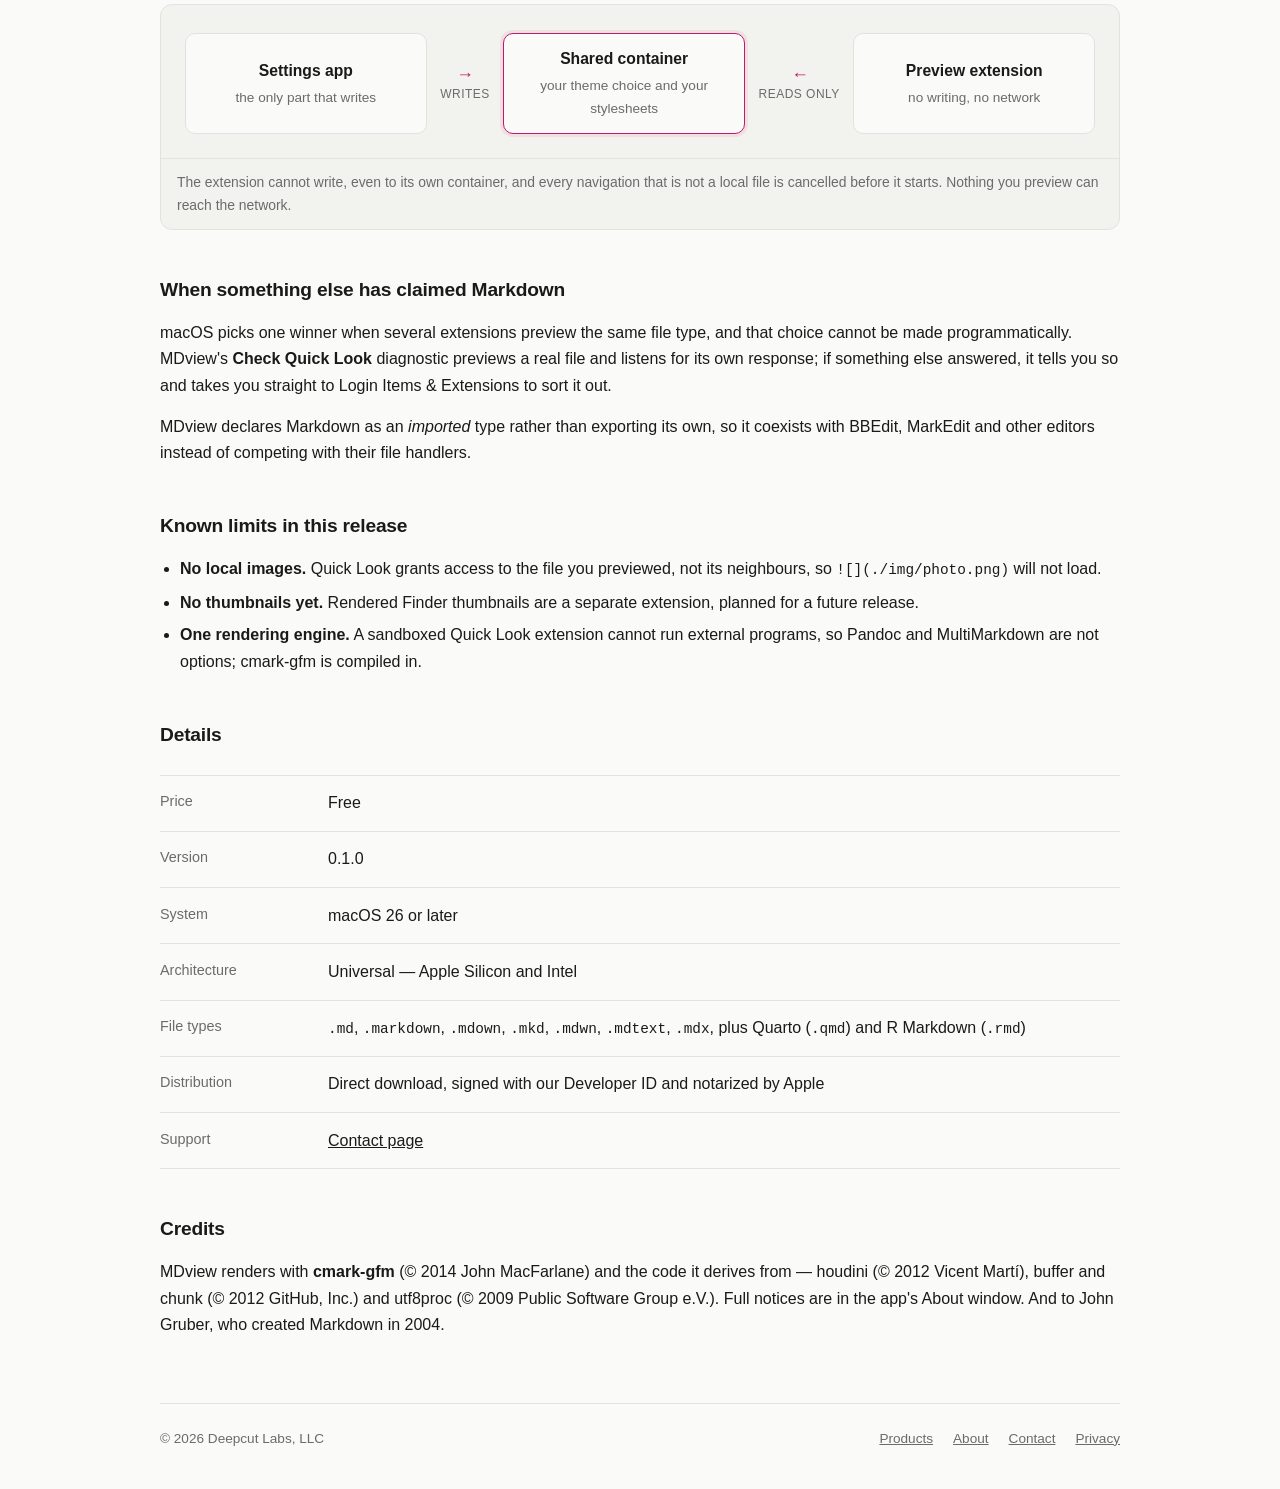
<file: products/mdview.html>
<!doctype html>
<html lang="en">
<head>
  <meta charset="utf-8">
  <meta name="viewport" content="width=device-width, initial-scale=1">
  <title>MDview — Deepcut Labs</title>
  <meta name="description" content="MDview is a free Quick Look preview extension that renders Markdown in the macOS Finder, styled with your own CSS.">
  <link rel="stylesheet" href="/assets/site.css">
  <link rel="icon" href="/assets/favicon-32.png" sizes="32x32" type="image/png">
  <link rel="icon" href="/assets/favicon-192.png" sizes="192x192" type="image/png">
  <link rel="apple-touch-icon" href="/assets/apple-touch-icon.png">
</head>
<body>
  <header class="site-header">
    <a class="wordmark" href="/" aria-label="Deepcut Labs — home">
      <picture>
        <source srcset="/assets/logo-dark.svg" media="(prefers-color-scheme: dark)">
        <img src="/assets/logo-light.svg" alt="Deepcut Labs" width="110" height="26">
      </picture>
    </a>
    <nav>
      <a href="/products/" aria-current="page">Products</a>
      <a href="/about.html">About</a>
      <a href="/contact.html">Contact</a>
    </nav>
  </header>

  <main class="wide">
    <div class="product-head">
      <img class="appicon" src="/assets/img/icon-mdview.png"
           width="84" height="84" alt="The MDview app icon">
      <div class="titles">
        <p class="eyebrow">Product &middot; Free</p>
        <h1>MDview</h1>
      </div>
    </div>
    <p class="lede">
      Press the spacebar on a Markdown file in Finder and read it properly rendered — not as raw
      text, and not in a browser. MDview is a Quick Look preview extension for macOS, styled with
      your own CSS.
    </p>

    <div class="actions">
      <a class="btn" href="/contact.html">Ask us for a copy</a>
    </div>
    <p class="updated">
      Version 0.1.0 &middot; free &middot; macOS 26 or later. The notarized build is in preparation
      for direct download; write to us and we will send it.
    </p>

    <h2>Markdown, rendered where you already are</h2>
    <p>
      Quick Look is the fastest way to look at a file on a Mac, and until now it showed Markdown as
      plain text. MDview renders it properly, with the GitHub-flavoured extensions people actually
      write: <strong>tables, task lists, strikethrough, autolinks and footnotes</strong>, alongside
      the full range of standard Markdown.
    </p>

    <figure>
      <img src="/assets/img/mdview-typography.png" width="1279" height="1400" loading="lazy"
           alt="A Quick Look preview of sample.md showing the six heading levels, a paragraph with bold, italic, strikethrough, inline code and links, and nested unordered, ordered and task lists.">
      <figcaption>Headings, inline styles and every kind of list — rendered in the Quick Look panel.</figcaption>
    </figure>

    <h2>Code and tables that stay readable</h2>
    <p>
      Fenced code blocks, indented code blocks and inline code keep their monospace treatment and
      their whitespace. Tables get real borders and header emphasis rather than pipe characters.
      It reads the way the document was meant to read.
    </p>

    <figure>
      <img src="/assets/img/mdview-code-tables.png" width="1279" height="1400" loading="lazy"
           alt="A Quick Look preview showing inline code, three styles of code block including a Python function, a bordered three-row table with headers, and a horizontal rule.">
      <figcaption>Code blocks and tables in the built-in stylesheet's dark appearance.</figcaption>
    </figure>

    <h2>The parts other previewers skip</h2>
    <p>
      Footnotes resolve and link back. Definition-style lists, raw HTML passthrough and escaped
      characters all behave the way the Markdown spec says they should — because MDview renders
      with <a href="https://github.com/github/cmark-gfm">cmark-gfm</a>, the same engine GitHub
      built, compiled directly into the extension.
    </p>

    <figure>
      <img src="/assets/img/mdview-extended.png" width="1279" height="1400" loading="lazy"
           alt="A Quick Look preview showing a horizontal rule, an image placeholder, a definition-style list, a linked footnote reference with its footnote text, an HTML passthrough block, and escaped characters shown literally.">
      <figcaption>Footnotes, HTML passthrough and escaped characters, handled correctly.</figcaption>
    </figure>

    <h2>Your CSS, your theme</h2>
    <p>
      MDview ships with a stylesheet built from CSS custom properties, so a sheet of your own can
      override only the parts it cares about. Add a single stylesheet, or point MDview at a folder
      and have it mirror every <code>.css</code> file in it — including a folder in iCloud Drive, so
      the same styling follows you between Macs.
    </p>
    <p>
      A separate theme override — <strong>System, Light or Dark</strong> — applies to previews only,
      leaving the rest of your Mac alone. It sets the preview's appearance at the system level, so a
      stylesheet written against <code>prefers-color-scheme</code> follows a forced Light or Dark
      with no changes and no special class convention.
    </p>

    <h2>Nothing leaves the preview</h2>
    <p>
      JavaScript is disabled outright, and every navigation that is not a local file is cancelled
      before it starts. A Markdown file cannot phone home when you preview it, and MDview has no
      network features of its own — no update check, no analytics, nothing. See the
      <a href="/privacy.html">privacy policy</a>.
    </p>
    <p>
      That is enforced by how the extension is built, not just by policy. A Quick Look extension
      runs sandboxed and is handed one file; MDview keeps all writing in the settings app, so the
      part of it that touches your documents can only ever read:
    </p>

    <figure class="diagram">
      <div class="dg-lane">
        <div class="dg-node">
          <strong>Settings app</strong>
          <span>the only part that writes</span>
        </div>
        <div class="dg-arrow" aria-hidden="true"><span class="gl">&darr;</span><small>WRITES</small></div>
        <div class="dg-node accent">
          <strong>Shared container</strong>
          <span>your theme choice and your stylesheets</span>
        </div>
        <div class="dg-arrow" aria-hidden="true"><span class="gl">&uarr;</span><small>READS ONLY</small></div>
        <div class="dg-node">
          <strong>Preview extension</strong>
          <span>no writing, no network</span>
        </div>
      </div>
      <figcaption>
        The extension cannot write, even to its own container, and every navigation that is not a
        local file is cancelled before it starts. Nothing you preview can reach the network.
      </figcaption>
    </figure>

    <h2>When something else has claimed Markdown</h2>
    <p>
      macOS picks one winner when several extensions preview the same file type, and that choice
      cannot be made programmatically. MDview's <strong>Check Quick Look</strong> diagnostic
      previews a real file and listens for its own response; if something else answered, it tells
      you so and takes you straight to Login Items &amp; Extensions to sort it out.
    </p>
    <p>
      MDview declares Markdown as an <em>imported</em> type rather than exporting its own, so it
      coexists with BBEdit, MarkEdit and other editors instead of competing with their file
      handlers.
    </p>

    <h2>Known limits in this release</h2>
    <ul>
      <li><strong>No local images.</strong> Quick Look grants access to the file you previewed, not
        its neighbours, so <code>![](./img/photo.png)</code> will not load.</li>
      <li><strong>No thumbnails yet.</strong> Rendered Finder thumbnails are a separate extension,
        planned for a future release.</li>
      <li><strong>One rendering engine.</strong> A sandboxed Quick Look extension cannot run
        external programs, so Pandoc and MultiMarkdown are not options; cmark-gfm is compiled in.</li>
    </ul>

    <h2>Details</h2>
    <dl class="rows">
      <div class="row">
        <dt>Price</dt>
        <dd>Free</dd>
      </div>
      <div class="row">
        <dt>Version</dt>
        <dd>0.1.0</dd>
      </div>
      <div class="row">
        <dt>System</dt>
        <dd>macOS 26 or later</dd>
      </div>
      <div class="row">
        <dt>Architecture</dt>
        <dd>Universal — Apple Silicon and Intel</dd>
      </div>
      <div class="row">
        <dt>File types</dt>
        <dd><code>.md</code>, <code>.markdown</code>, <code>.mdown</code>, <code>.mkd</code>,
          <code>.mdwn</code>, <code>.mdtext</code>, <code>.mdx</code>, plus Quarto
          (<code>.qmd</code>) and R Markdown (<code>.rmd</code>)</dd>
      </div>
      <div class="row">
        <dt>Distribution</dt>
        <dd>Direct download, signed with our Developer ID and notarized by Apple</dd>
      </div>
      <div class="row">
        <dt>Support</dt>
        <dd><a href="/contact.html">Contact page</a></dd>
      </div>
    </dl>

    <h2>Credits</h2>
    <p>
      MDview renders with <strong>cmark-gfm</strong> (&copy; 2014 John MacFarlane) and the code it
      derives from — houdini (&copy; 2012 Vicent Martí), buffer and chunk (&copy; 2012 GitHub, Inc.)
      and utf8proc (&copy; 2009 Public Software Group e.V.). Full notices are in the app's About
      window. And to John Gruber, who created Markdown in 2004.
    </p>
  </main>

  <footer class="site-footer">
    <span>&copy; 2026 Deepcut Labs, LLC</span>
    <nav>
      <a href="/products/">Products</a>
      <a href="/about.html">About</a>
      <a href="/contact.html">Contact</a>
      <a href="/privacy.html">Privacy</a>
    </nav>
  </footer>
</body>
</html>
</file>
<file: assets/site.css>
/* Deepcut Labs — shared site styles */

:root {
  --bg: #fafaf8;
  --fg: #1a1a1a;
  --muted: #6b6b6b;
  --rule: #e2e2de;
  --panel: #f2f2ee;
  --accent: #1a1a1a;
  --brand: #c51667;        /* logo magenta, on the light ground */
  --brand-soft: #c5166714;
}
@media (prefers-color-scheme: dark) {
  :root {
    /* Near-black carrying the navy from the logo, rather than a neutral grey.
       The whole ramp moves together so panels and rules stay in the same hue. */
    --bg: #0e1119;
    --fg: #eaecf1;
    --muted: #969cab;
    --rule: #262c3b;
    --panel: #151925;
    --accent: #eaecf1;
    --brand: #e2599c;      /* the light magenta is too dark on this ground */
    --brand-soft: #e2599c1f;
  }
}

* { box-sizing: border-box; margin: 0; padding: 0; }

html { scroll-behavior: smooth; }

body {
  background: var(--bg);
  color: var(--fg);
  font-family: -apple-system, BlinkMacSystemFont, "Segoe UI", Roboto, Helvetica, Arial, sans-serif;
  line-height: 1.65;
  min-height: 100svh;
  display: flex;
  flex-direction: column;
  align-items: center;
  padding: 0 1.5rem 0;
}

/* ---- Header / nav ---- */

.site-header {
  width: 100%;
  max-width: 60rem;
  display: flex;
  flex-wrap: wrap;
  gap: 0.75rem 1.5rem;
  align-items: baseline;
  justify-content: space-between;
  padding: 1.5rem 0 1.25rem;
  border-bottom: 1px solid var(--rule);
}
.site-header .wordmark {
  display: inline-flex;
  align-items: center;
  text-decoration: none;
  color: var(--fg);
}
.site-header .wordmark img {
  height: 26px;
  width: auto;
  display: block;
}
/* Homepage carries the lockup in the hero, so its header has no logo. */
.site-header.nologo { justify-content: flex-end; }

.site-header nav {
  display: flex;
  flex-wrap: wrap;
  gap: 1.25rem;
  font-size: 0.92rem;
}
.site-header nav a {
  color: var(--muted);
  text-decoration: none;
}
.site-header nav a:hover { color: var(--fg); }
.site-header nav a[aria-current="page"] { color: var(--fg); font-weight: 560; }

/* ---- Main content ---- */

main {
  width: 100%;
  max-width: 44rem;
  flex: 1;
  padding: 3rem 0 4rem;
}
main.wide { max-width: 60rem; }

.hero-logo {
  display: block;
  width: auto;
  height: clamp(56px, 9vw, 84px);
  margin-bottom: 1.75rem;
}

h1 {
  font-size: clamp(1.75rem, 4.5vw, 2.6rem);
  font-weight: 650;
  letter-spacing: -0.025em;
  line-height: 1.15;
}
h2 {
  font-size: 1.2rem;
  font-weight: 650;
  letter-spacing: -0.01em;
  margin-top: 2.75rem;
}
h3 {
  font-size: 1rem;
  font-weight: 620;
  margin-top: 1.75rem;
}
p, ul, ol { margin-top: 0.9rem; }
ul, ol { padding-left: 1.25rem; }
li { margin-top: 0.4rem; }
strong { font-weight: 620; }

a { color: inherit; }

.lede {
  margin-top: 1.1rem;
  font-size: 1.12rem;
  color: var(--muted);
}
.eyebrow {
  font-size: 0.78rem;
  letter-spacing: 0.08em;
  text-transform: uppercase;
  color: var(--brand);
  font-weight: 600;
  margin-bottom: 0.6rem;
}
.updated { margin-top: 0.4rem; color: var(--muted); font-size: 0.85rem; }

code {
  font-family: ui-monospace, SFMono-Regular, Menlo, monospace;
  font-size: 0.9em;
}

/* ---- Product cards ---- */

.cards {
  margin-top: 2rem;
  display: grid;
  gap: 1.25rem;
  grid-template-columns: repeat(auto-fit, minmax(17rem, 1fr));
}
.card {
  border: 1px solid var(--rule);
  border-radius: 12px;
  background: var(--panel);
  padding: 1.4rem 1.5rem 1.5rem;
  display: flex;
  flex-direction: column;
  transition: border-color 0.15s ease, box-shadow 0.15s ease;
}
.card:hover {
  border-color: var(--brand);
  box-shadow: 0 0 0 3px var(--brand-soft);
}
.card h2, .card h3 { margin-top: 0; }
.card h3 { font-size: 1.15rem; font-weight: 650; letter-spacing: -0.015em; }
.card p { margin-top: 0.6rem; font-size: 0.95rem; }
.card .status {
  margin-top: 0.35rem;
  font-size: 0.8rem;
  color: var(--muted);
}
.card .more { margin-top: auto; padding-top: 1rem; font-size: 0.92rem; }
.card .more a { color: var(--brand); text-decoration: none; font-weight: 560; }
.card .more a:hover { text-decoration: underline; }

/* ---- Buttons ---- */

.actions {
  margin-top: 1.75rem;
  display: flex;
  flex-wrap: wrap;
  gap: 0.75rem;
  align-items: center;
}
.btn {
  display: inline-block;
  padding: 0.6rem 1.1rem;
  border-radius: 8px;
  border: 1px solid var(--accent);
  background: var(--accent);
  color: var(--bg);
  text-decoration: none;
  font-size: 0.95rem;
  font-weight: 560;
}
.btn.secondary {
  background: transparent;
  color: var(--fg);
  border-color: var(--rule);
}
.btn.disabled {
  background: transparent;
  color: var(--muted);
  border-color: var(--rule);
  cursor: default;
}

/* ---- Screenshots ---- */

figure {
  margin-top: 2rem;
  border: 1px solid var(--rule);
  border-radius: 12px;
  overflow: hidden;
  background: var(--panel);
}
figure img {
  display: block;
  width: 100%;
  height: auto;
}
figcaption {
  padding: 0.75rem 1rem;
  font-size: 0.87rem;
  color: var(--muted);
  border-top: 1px solid var(--rule);
}

/* ---- Definition rows (contact, specs) ---- */

.rows { margin-top: 1.5rem; border-top: 1px solid var(--rule); }
.row {
  display: flex;
  flex-wrap: wrap;
  gap: 0.25rem 1.5rem;
  padding: 0.9rem 0;
  border-bottom: 1px solid var(--rule);
}
.row dt {
  flex: 0 0 9rem;
  color: var(--muted);
  font-size: 0.9rem;
}
.row dd { flex: 1 1 14rem; }

/* ---- Footer ---- */

.site-footer {
  margin-top: auto;
  padding: 1.5rem 0 2.5rem;
  border-top: 1px solid var(--rule);
  color: var(--muted);
  font-size: 0.85rem;
  width: 100%;
  max-width: 60rem;
  display: flex;
  flex-wrap: wrap;
  gap: 0.5rem 1.25rem;
  justify-content: space-between;
}
.site-footer nav { display: flex; flex-wrap: wrap; gap: 1.25rem; }
.site-footer a { color: inherit; }

@media (max-width: 34rem) {
  .row dt { flex-basis: 100%; }
}

/* ---- Product hero: app icon beside the title ---- */

.product-head {
  display: flex;
  align-items: center;
  gap: 1.25rem;
  flex-wrap: wrap;
}
.product-head .appicon {
  width: 84px;
  height: 84px;
  flex: none;
  border-radius: 18px;
}
.product-head .titles { min-width: 15rem; flex: 1 1 20rem; }
.product-head h1 { margin-top: 0.15rem; }

/* ---- Diagrams ---- */
/* Built from page elements rather than a flat image, so the type stays at a
   real size at every width and the palette follows the theme. */

.diagram {
  margin-top: 2rem;
  border: 1px solid var(--rule);
  border-radius: 12px;
  background: var(--panel);
  padding: 1.75rem 1.5rem 0;
}
.dg-flow {
  display: flex;
  flex-direction: column;
  align-items: center;
  gap: 0.85rem;
}
.dg-node {
  border: 1px solid var(--rule);
  background: var(--bg);
  border-radius: 10px;
  padding: 0.8rem 1.1rem;
  text-align: center;
  max-width: 30rem;
}
.dg-node strong { display: block; font-weight: 620; font-size: 0.98rem; }
.dg-node span {
  display: block;
  margin-top: 0.2rem;
  color: var(--muted);
  font-size: 0.85rem;
}
.dg-node.accent { border-color: var(--brand); box-shadow: 0 0 0 3px var(--brand-soft); }

.dg-arrow {
  color: var(--brand);
  font-size: 1.1rem;
  line-height: 1;
}
.dg-arrow .gl { display: inline-block; }
.dg-arrow small {
  display: block;
  color: var(--muted);
  font-size: 0.75rem;
  letter-spacing: 0.04em;
  margin-top: 0.25rem;
}

.dg-targets {
  display: flex;
  flex-wrap: wrap;
  justify-content: center;
  gap: 0.5rem;
  margin: 0;
  padding: 0;
  list-style: none;
}
.dg-targets li {
  margin: 0;
  border: 1px solid var(--rule);
  border-radius: 999px;
  background: var(--bg);
  padding: 0.4rem 0.85rem;
  font-size: 0.88rem;
  white-space: nowrap;
}

/* Side-by-side on wide screens, stacked on narrow — no scaled-down type. */
.dg-lane { display: flex; flex-direction: column; gap: 0.85rem; align-items: center; }
@media (min-width: 46rem) {
  .dg-lane { flex-direction: row; align-items: stretch; justify-content: center; }
  .dg-lane .dg-node { display: flex; flex-direction: column; justify-content: center; flex: 1 1 0; }
  .dg-lane .dg-arrow { display: flex; flex-direction: column; justify-content: center; text-align: center; }
  /* the lane runs left-to-right at this width, so turn the arrows with it */
  .dg-lane .dg-arrow .gl { transform: rotate(-90deg); }
}

.diagram figcaption {
  margin-top: 1.5rem;
  border-top: 1px solid var(--rule);
  margin-left: -1.5rem;
  margin-right: -1.5rem;
  padding: 0.75rem 1rem;
}
</file>
